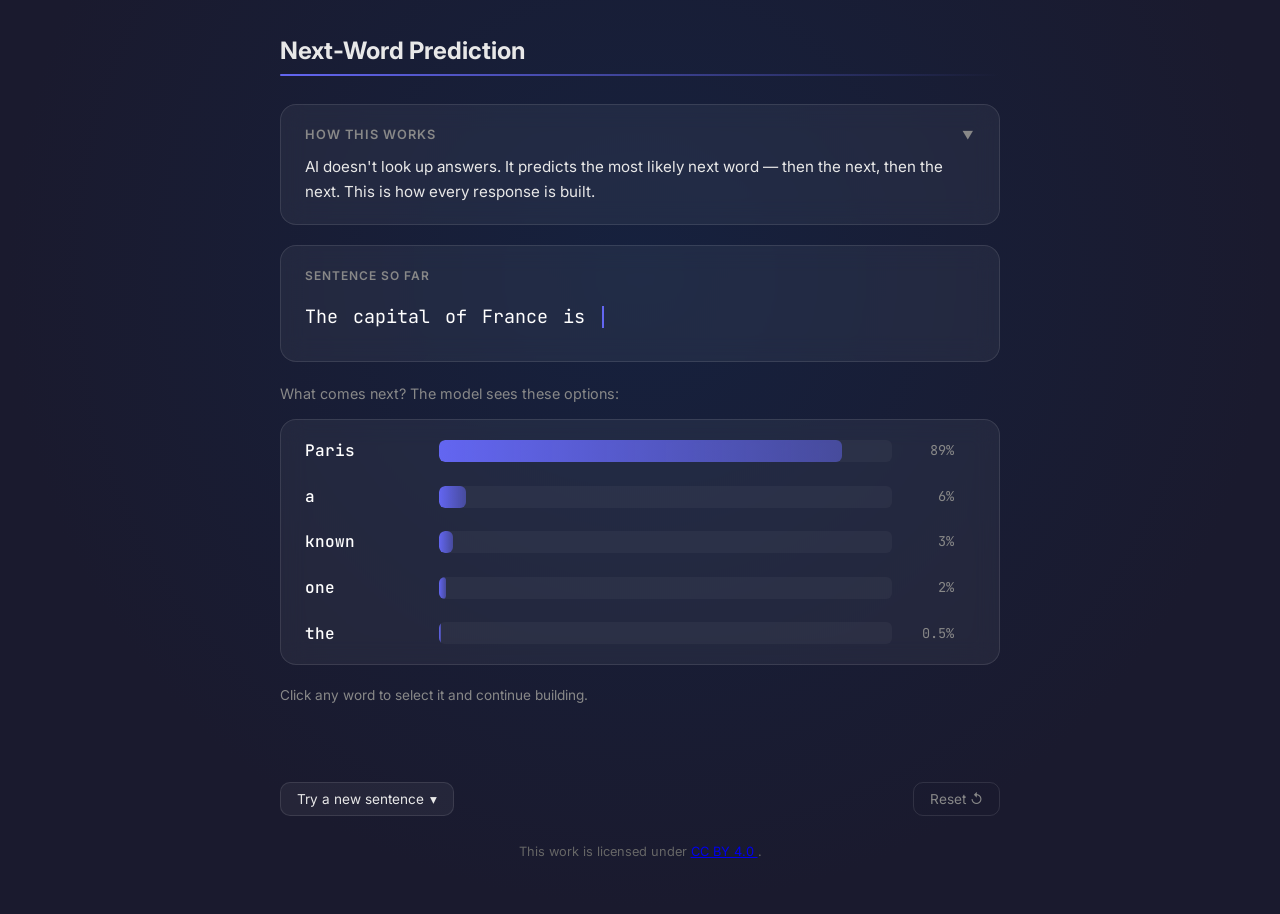
<file: tool-1-next-word-prediction/index.html>
<!doctype html>
<html lang="en">
  <head>
    <meta charset="UTF-8" />
    <meta name="viewport" content="width=device-width, initial-scale=1.0" />
<!--
ATTRIBUTION:

"Next-Word Prediction" by Victor Osondu
https://codepen.io/VictorOsondu/pen/019d9ab6-517a-77e8-9436-0800c8d84ea5

Licensed under CC BY 4.0
https://creativecommons.org/licenses/by/4.0/

To attribute this work, please include the above text and link.
-->
    <title>Next-Word Prediction Simulator</title>
    <link rel="preconnect" href="https://fonts.googleapis.com" />
    <link
      href="https://fonts.googleapis.com/css2?family=Inter:wght@400;500;600;700&family=JetBrains+Mono:wght@400;500&display=swap"
      rel="stylesheet"
    />
    <link rel="license" href="https://creativecommons.org/licenses/by/4.0/" />
    <style>
      *,
      *::before,
      *::after {
        box-sizing: border-box;
        margin: 0;
        padding: 0;
      }

      :root {
        --bg: #1a1a2e;
        --bg-nav: #16213e;
        --surface: rgba(255, 255, 255, 0.05);
        --border: rgba(255, 255, 255, 0.1);
        --accent: #6366f1;
        --accent-glow: rgba(99, 102, 241, 0.3);
        --amber: #f0a500;
        --text: #e8e8e8;
        --heading: #ffffff;
        --muted: #888888;
        --radius: 16px;
        --font: "Inter", system-ui, sans-serif;
        --mono: "JetBrains Mono", "Fira Code", monospace;
      }

      @media (prefers-reduced-motion: reduce) {
        *,
        *::before,
        *::after {
          transition-duration: 0.01ms !important;
          animation-duration: 0.01ms !important;
        }
      }

      html {
        font-size: 16px;
      }

      body {
        font-family: var(--font);
        background: radial-gradient(
          ellipse at 50% 30%,
          var(--bg-nav),
          var(--bg) 70%
        );
        color: var(--text);
        min-height: 100vh;
        display: flex;
        justify-content: center;
        padding: 32px 16px;
        line-height: 1.6;
      }

      .container {
        width: 100%;
        max-width: 720px;
      }

      /* Header */
      .header {
        display: flex;
        justify-content: space-between;
        align-items: center;
        margin-bottom: 4px;
      }
      .header h1 {
        font-size: 1.35rem;
        font-weight: 700;
        color: var(--heading);
      }
      .header .brand {
        font-size: 0.9rem;
        font-weight: 500;
        color: var(--muted);
        letter-spacing: 0.5px;
      }
      .header-line {
        height: 2px;
        background: linear-gradient(90deg, var(--accent), transparent);
        margin-bottom: 28px;
        border-radius: 1px;
      }

      /* Card surfaces */
      .card {
        background: var(--surface);
        border: 1px solid var(--border);
        border-radius: var(--radius);
        padding: 20px 24px;
        margin-bottom: 20px;
        backdrop-filter: blur(12px);
        -webkit-backdrop-filter: blur(12px);
      }

      /* Explainer panel */
      .explainer {
        position: relative;
        cursor: pointer;
      }
      .explainer-toggle {
        display: flex;
        justify-content: space-between;
        align-items: center;
        font-size: 0.8rem;
        font-weight: 600;
        color: var(--muted);
        text-transform: uppercase;
        letter-spacing: 1px;
        margin-bottom: 8px;
        user-select: none;
      }
      .explainer-toggle .chevron {
        transition: transform 0.2s ease-out;
        font-size: 0.7rem;
      }
      .explainer.collapsed .chevron {
        transform: rotate(-90deg);
      }
      .explainer.collapsed .explainer-text {
        display: none;
      }
      .explainer-text {
        font-size: 0.95rem;
        color: var(--text);
        line-height: 1.65;
      }

      .license-info {
        font-size: 0.8rem;
        padding: 20px;
        text-align: center;
        color: #666;
      }
      /* Sentence area */
      .sentence-label {
        font-size: 0.75rem;
        font-weight: 600;
        color: var(--muted);
        text-transform: uppercase;
        letter-spacing: 1px;
        margin-bottom: 8px;
      }
      .sentence-display {
        font-family: var(--mono);
        font-size: 1.15rem;
        color: var(--heading);
        min-height: 48px;
        display: flex;
        flex-wrap: wrap;
        align-items: center;
        gap: 4px;
      }
      .sentence-word {
        display: inline-block;
        transition: color 0.6s ease-out;
      }
      .sentence-word.new {
        color: var(--accent);
      }
      .cursor-blink {
        display: inline-block;
        width: 2px;
        height: 1.2em;
        background: var(--accent);
        margin-left: 2px;
        animation: blink 1s step-end infinite;
        vertical-align: text-bottom;
      }
      @keyframes blink {
        50% {
          opacity: 0;
        }
      }

      /* Candidates prompt */
      .candidates-prompt {
        font-size: 0.9rem;
        color: var(--muted);
        margin-bottom: 14px;
      }

      /* Candidate list */
      .candidates-card {
        padding: 8px 0;
      }
      .candidate-row {
        display: flex;
        align-items: center;
        padding: 10px 24px;
        cursor: pointer;
        border-radius: 10px;
        transition: background 0.2s ease-out;
        opacity: 0;
        transform: translateY(10px);
        position: relative;
      }
      .candidate-row.visible {
        opacity: 1;
        transform: translateY(0);
        transition:
          opacity 0.3s ease-out,
          transform 0.3s ease-out,
          background 0.2s ease-out;
      }
      .candidate-row:hover {
        background: rgba(99, 102, 241, 0.08);
      }
      .candidate-row:focus-visible {
        outline: 2px solid var(--accent);
        outline-offset: -2px;
      }
      .candidate-word {
        font-family: var(--mono);
        font-size: 1rem;
        font-weight: 500;
        color: var(--heading);
        min-width: 120px;
        transition:
          color 0.2s,
          text-shadow 0.2s;
      }
      .candidate-row:hover .candidate-word {
        color: var(--accent);
        text-shadow: 0 0 8px var(--accent-glow);
      }
      .candidate-bar-track {
        flex: 1;
        height: 22px;
        background: rgba(255, 255, 255, 0.04);
        border-radius: 6px;
        overflow: hidden;
        margin: 0 14px;
      }
      .candidate-bar {
        height: 100%;
        background: linear-gradient(
          90deg,
          var(--accent),
          rgba(99, 102, 241, 0.5)
        );
        border-radius: 6px;
        width: 0;
        transition:
          width 0.4s ease-out,
          background 0.2s;
      }
      .candidate-row:hover .candidate-bar {
        background: linear-gradient(
          90deg,
          var(--accent),
          rgba(99, 102, 241, 0.7)
        );
      }
      .candidate-prob {
        font-family: var(--mono);
        font-size: 0.85rem;
        color: var(--muted);
        min-width: 48px;
        text-align: right;
      }
      .candidate-arrow {
        margin-left: 8px;
        color: var(--accent);
        opacity: 0;
        transition: opacity 0.2s;
        font-size: 0.85rem;
      }
      .candidate-row:hover .candidate-arrow {
        opacity: 1;
      }

      /* Insight callout */
      .insight {
        border-left: 3px solid var(--accent);
        border-radius: 0 12px 12px 0;
        padding: 14px 20px;
        background: rgba(99, 102, 241, 0.05);
        font-size: 0.9rem;
        line-height: 1.6;
        color: var(--text);
        opacity: 0;
        transform: translateY(12px);
        transition:
          opacity 0.4s ease-out,
          transform 0.4s ease-out;
        margin-bottom: 4px;
      }
      .insight.visible {
        opacity: 1;
        transform: translateY(0);
      }
      .insight-icon {
        margin-right: 6px;
      }

      /* Bottom controls */
      .controls {
        display: flex;
        justify-content: space-between;
        align-items: center;
        margin-bottom: 6px;
      }
      .dropdown-wrap {
        position: relative;
      }

      .dropdown-btn {
        background: var(--surface);
        border: 1px solid var(--border);
        color: var(--text);
        font-family: var(--font);
        font-size: 0.85rem;
        padding: 8px 16px;
        border-radius: 10px;
        cursor: pointer;
        transition: border-color 0.2s;
        display: flex;
        align-items: center;
        gap: 6px;
      }
      .dropdown-btn:hover {
        border-color: var(--accent);
      }

      .dropdown-menu {
        position: absolute;
        bottom: calc(100% + 6px);
        left: 0;
        background: #1e1e36;
        border: 1px solid var(--border);
        border-radius: 12px;
        padding: 6px;
        min-width: 320px;
        display: none;
        z-index: 10;
        box-shadow: 0 8px 32px rgba(0, 0, 0, 0.4);
      }
      .dropdown-menu.open {
        display: block;
      }
      .dropdown-item {
        padding: 10px 14px;
        border-radius: 8px;
        cursor: pointer;
        font-size: 0.85rem;
        color: var(--text);
        transition: background 0.15s;
        font-family: var(--mono);
      }
      .dropdown-item:hover {
        background: rgba(99, 102, 241, 0.1);
      }
      .dropdown-item.active {
        color: var(--accent);
      }

      .reset-btn {
        background: transparent;
        border: 1px solid var(--border);
        color: var(--muted);
        font-family: var(--font);
        font-size: 0.85rem;
        padding: 8px 16px;
        border-radius: 10px;
        cursor: pointer;
        transition:
          border-color 0.2s,
          color 0.2s;
        display: flex;
        align-items: center;
        gap: 6px;
      }
      .reset-btn:hover {
        border-color: var(--accent);
        color: var(--text);
      }

      /* Footer */
      .footer {
        text-align: right;
        font-size: 0.75rem;
        color: var(--muted);
        margin-top: 8px;
      }
      .footer a {
        color: var(--muted);
        text-decoration: none;
        transition: color 0.2s;
      }
      .footer a:hover {
        color: var(--accent);
      }

      /* Responsive */
      @media (max-width: 540px) {
        body {
          padding: 16px 8px;
        }
        .candidate-word {
          min-width: 80px;
          font-size: 0.9rem;
        }
        .sentence-display {
          font-size: 1rem;
        }
        .header h1 {
          font-size: 1.1rem;
        }
        .dropdown-menu {
          min-width: 260px;
        }
      }
    </style>
  </head>
  <body>
    <div class="container">
      <!-- Header -->
      <div class="header">
        <h2>Next-Word Prediction</h2>
      </div>
      <div class="header-line"></div>

      <!-- Explainer -->
      <div
        class="card explainer"
        id="explainer"
        tabindex="0"
        role="button"
        aria-expanded="true"
        aria-label="Toggle explanation"
      >
        <div class="explainer-toggle">
          <span>How this works</span>
          <span class="chevron">&#9660;</span>
        </div>
        <div class="explainer-text">
          AI doesn't look up answers. It predicts the most likely next word —
          then the next, then the next. This is how every response is built.
        </div>
      </div>

      <!-- Sentence area -->
      <div class="card">
        <div class="sentence-label">Sentence so far</div>
        <div
          class="sentence-display"
          id="sentenceDisplay"
          aria-live="polite"
        ></div>
      </div>

      <!-- Candidates prompt -->
      <div class="candidates-prompt">
        What comes next? The model sees these options:
      </div>

      <!-- Candidate list -->
      <div
        class="card candidates-card"
        id="candidatesCard"
        role="list"
        aria-label="Word candidates"
      ></div>

      <!-- Instruction -->
      <p style="font-size: 0.85rem; color: var(--muted); margin-bottom: 20px">
        Click any word to select it and continue building.
      </p>

      <!-- Insight -->
      <div class="insight" id="insight" role="status" aria-live="polite">
        <span class="insight-icon">&#128161;</span>
        <span id="insightText"></span>
      </div>

      <!-- Controls -->
      <div class="controls">
        <div class="dropdown-wrap">
          <button
            class="dropdown-btn"
            id="dropdownBtn"
            aria-haspopup="true"
            aria-expanded="false"
          >
            Try a new sentence
            <span>&#9662;</span>
          </button>
          <div class="dropdown-menu" id="dropdownMenu" role="menu"></div>
        </div>
        <button class="reset-btn" id="resetBtn" aria-label="Reset sentence">
          Reset &#8634;
        </button>
      </div>

      <footer class="license-info">
        This work is licensed under
        <a
          href="https://creativecommons.org/licenses/by/4.0/"
          target="_blank"
          rel="license noopener noreferrer"
        >
          CC BY 4.0
        </a>
        .
      </footer>
    </div>

    <script>
      // ============================================================
      // DATA: Pre-computed prediction trees
      // ============================================================
      const DATA = [
        {
          id: "france",
          label: "The capital of France is",
          prefix: ["The", "capital", "of", "France", "is"],
          candidates: [
            {
              word: "Paris",
              probability: 0.89,
              next: [
                {
                  word: ",",
                  probability: 0.55,
                  next: [
                    {
                      word: "which",
                      probability: 0.62,
                      next: [
                        {
                          word: "is",
                          probability: 0.78,
                          next: [
                            {
                              word: "known",
                              probability: 0.65,
                              next: [
                                { word: "for", probability: 0.9, next: null }
                              ]
                            },
                            {
                              word: "home",
                              probability: 0.18,
                              next: [
                                { word: "to", probability: 0.92, next: null }
                              ]
                            },
                            { word: "one", probability: 0.1, next: null },
                            { word: "famous", probability: 0.05, next: null },
                            { word: "a", probability: 0.02, next: null }
                          ]
                        },
                        { word: "has", probability: 0.12, next: null },
                        { word: "attracts", probability: 0.06, next: null },
                        { word: "was", probability: 0.03, next: null },
                        { word: "remains", probability: 0.01, next: null }
                      ]
                    },
                    {
                      word: "a",
                      probability: 0.2,
                      next: [
                        { word: "city", probability: 0.72, next: null },
                        { word: "vibrant", probability: 0.14, next: null },
                        { word: "beautiful", probability: 0.08, next: null },
                        { word: "major", probability: 0.04, next: null },
                        { word: "historic", probability: 0.02, next: null }
                      ]
                    },
                    { word: "one", probability: 0.08, next: null },
                    { word: "often", probability: 0.05, next: null },
                    { word: "also", probability: 0.05, next: null }
                  ]
                },
                { word: ".", probability: 0.3, next: null },
                { word: "—", probability: 0.08, next: null },
                { word: "and", probability: 0.05, next: null },
                { word: "which", probability: 0.02, next: null }
              ]
            },
            {
              word: "a",
              probability: 0.06,
              next: [
                {
                  word: "beautiful",
                  probability: 0.4,
                  next: [
                    { word: "city", probability: 0.75, next: null },
                    { word: "and", probability: 0.12, next: null },
                    { word: "place", probability: 0.08, next: null },
                    { word: "European", probability: 0.03, next: null },
                    { word: "historic", probability: 0.02, next: null }
                  ]
                },
                { word: "city", probability: 0.3, next: null },
                { word: "major", probability: 0.15, next: null },
                { word: "well-known", probability: 0.1, next: null },
                { word: "globally", probability: 0.05, next: null }
              ]
            },
            {
              word: "known",
              probability: 0.03,
              next: [
                { word: "worldwide", probability: 0.45, next: null },
                { word: "as", probability: 0.35, next: null },
                { word: "to", probability: 0.12, next: null },
                { word: "for", probability: 0.05, next: null },
                { word: "by", probability: 0.03, next: null }
              ]
            },
            {
              word: "one",
              probability: 0.015,
              next: [
                { word: "of", probability: 0.85, next: null },
                { word: "that", probability: 0.08, next: null },
                { word: "city", probability: 0.04, next: null },
                { word: "word", probability: 0.02, next: null },
                { word: "place", probability: 0.01, next: null }
              ]
            },
            {
              word: "the",
              probability: 0.005,
              next: [
                { word: "most", probability: 0.5, next: null },
                { word: "city", probability: 0.25, next: null },
                { word: "heart", probability: 0.13, next: null },
                { word: "centre", probability: 0.08, next: null },
                { word: "jewel", probability: 0.04, next: null }
              ]
            }
          ]
        },
        {
          id: "story",
          label: "Once upon a time there was a",
          prefix: ["Once", "upon", "a", "time", "there", "was", "a"],
          candidates: [
            {
              word: "young",
              probability: 0.28,
              next: [
                {
                  word: "girl",
                  probability: 0.35,
                  next: [
                    { word: "who", probability: 0.72, next: null },
                    { word: "named", probability: 0.15, next: null },
                    { word: "with", probability: 0.08, next: null },
                    { word: "living", probability: 0.03, next: null },
                    { word: "from", probability: 0.02, next: null }
                  ]
                },
                { word: "boy", probability: 0.3, next: null },
                { word: "prince", probability: 0.18, next: null },
                { word: "woman", probability: 0.1, next: null },
                { word: "man", probability: 0.07, next: null }
              ]
            },
            {
              word: "king",
              probability: 0.22,
              next: [
                { word: "who", probability: 0.55, next: null },
                { word: "named", probability: 0.18, next: null },
                { word: "with", probability: 0.12, next: null },
                { word: "ruling", probability: 0.08, next: null },
                { word: "in", probability: 0.07, next: null }
              ]
            },
            {
              word: "girl",
              probability: 0.18,
              next: [
                { word: "who", probability: 0.6, next: null },
                { word: "named", probability: 0.2, next: null },
                { word: "with", probability: 0.1, next: null },
                { word: "living", probability: 0.06, next: null },
                { word: "from", probability: 0.04, next: null }
              ]
            },
            {
              word: "little",
              probability: 0.17,
              next: [
                { word: "girl", probability: 0.3, next: null },
                { word: "boy", probability: 0.25, next: null },
                { word: "village", probability: 0.2, next: null },
                { word: "rabbit", probability: 0.15, next: null },
                { word: "mouse", probability: 0.1, next: null }
              ]
            },
            {
              word: "brave",
              probability: 0.15,
              next: [
                { word: "knight", probability: 0.4, next: null },
                { word: "warrior", probability: 0.25, next: null },
                { word: "young", probability: 0.18, next: null },
                { word: "princess", probability: 0.1, next: null },
                { word: "girl", probability: 0.07, next: null }
              ]
            }
          ]
        },
        {
          id: "learnai",
          label: "The best way to learn AI is",
          prefix: ["The", "best", "way", "to", "learn", "AI", "is"],
          candidates: [
            {
              word: "by",
              probability: 0.35,
              next: [
                {
                  word: "doing",
                  probability: 0.5,
                  next: [
                    { word: "—", probability: 0.4, next: null },
                    { word: ".", probability: 0.3, next: null },
                    { word: "it", probability: 0.15, next: null },
                    { word: "projects", probability: 0.1, next: null },
                    { word: "hands-on", probability: 0.05, next: null }
                  ]
                },
                { word: "building", probability: 0.22, next: null },
                { word: "using", probability: 0.15, next: null },
                { word: "experimenting", probability: 0.08, next: null },
                { word: "starting", probability: 0.05, next: null }
              ]
            },
            {
              word: "to",
              probability: 0.3,
              next: [
                { word: "start", probability: 0.42, next: null },
                { word: "use", probability: 0.28, next: null },
                { word: "practice", probability: 0.15, next: null },
                { word: "experiment", probability: 0.1, next: null },
                { word: "build", probability: 0.05, next: null }
              ]
            },
            {
              word: "through",
              probability: 0.18,
              next: [
                { word: "hands-on", probability: 0.45, next: null },
                { word: "practice", probability: 0.3, next: null },
                { word: "real", probability: 0.13, next: null },
                { word: "projects", probability: 0.08, next: null },
                { word: "experimentation", probability: 0.04, next: null }
              ]
            },
            {
              word: "practice",
              probability: 0.1,
              next: [
                { word: ".", probability: 0.55, next: null },
                { word: "—", probability: 0.2, next: null },
                { word: ",", probability: 0.15, next: null },
                { word: "and", probability: 0.07, next: null },
                { word: "with", probability: 0.03, next: null }
              ]
            },
            {
              word: "a",
              probability: 0.07,
              next: [
                { word: "combination", probability: 0.35, next: null },
                { word: "hands-on", probability: 0.28, next: null },
                { word: "structured", probability: 0.2, next: null },
                { word: "practical", probability: 0.12, next: null },
                { word: "mix", probability: 0.05, next: null }
              ]
            }
          ]
        },
        {
          id: "email",
          label: "In a formal email you should",
          prefix: ["In", "a", "formal", "email", "you", "should"],
          candidates: [
            {
              word: "always",
              probability: 0.32,
              next: [
                {
                  word: "use",
                  probability: 0.4,
                  next: [
                    { word: "a", probability: 0.55, next: null },
                    { word: "proper", probability: 0.22, next: null },
                    { word: "clear", probability: 0.13, next: null },
                    { word: "professional", probability: 0.07, next: null },
                    { word: "appropriate", probability: 0.03, next: null }
                  ]
                },
                { word: "include", probability: 0.25, next: null },
                { word: "begin", probability: 0.18, next: null },
                { word: "address", probability: 0.1, next: null },
                { word: "maintain", probability: 0.07, next: null }
              ]
            },
            {
              word: "use",
              probability: 0.25,
              next: [
                { word: "a", probability: 0.45, next: null },
                { word: "professional", probability: 0.25, next: null },
                { word: "clear", probability: 0.15, next: null },
                { word: "proper", probability: 0.1, next: null },
                { word: "polite", probability: 0.05, next: null }
              ]
            },
            {
              word: "begin",
              probability: 0.18,
              next: [
                { word: "with", probability: 0.7, next: null },
                { word: "by", probability: 0.2, next: null },
                { word: "your", probability: 0.05, next: null },
                { word: "the", probability: 0.03, next: null },
                { word: "using", probability: 0.02, next: null }
              ]
            },
            {
              word: "keep",
              probability: 0.15,
              next: [
                { word: "the", probability: 0.4, next: null },
                { word: "your", probability: 0.3, next: null },
                { word: "it", probability: 0.2, next: null },
                { word: "a", probability: 0.07, next: null },
                { word: "things", probability: 0.03, next: null }
              ]
            },
            {
              word: "avoid",
              probability: 0.1,
              next: [
                { word: "using", probability: 0.45, next: null },
                { word: "slang", probability: 0.25, next: null },
                { word: "informal", probability: 0.15, next: null },
                { word: "overly", probability: 0.1, next: null },
                { word: "casual", probability: 0.05, next: null }
              ]
            }
          ]
        },
        {
          id: "meaning",
          label: "The meaning of life is",
          prefix: ["The", "meaning", "of", "life", "is"],
          candidates: [
            {
              word: "a",
              probability: 0.24,
              next: [
                {
                  word: "question",
                  probability: 0.35,
                  next: [
                    { word: "that", probability: 0.65, next: null },
                    { word: "philosophers", probability: 0.18, next: null },
                    { word: "every", probability: 0.1, next: null },
                    { word: "as", probability: 0.05, next: null },
                    { word: "worth", probability: 0.02, next: null }
                  ]
                },
                { word: "deeply", probability: 0.25, next: null },
                { word: "personal", probability: 0.2, next: null },
                { word: "topic", probability: 0.12, next: null },
                { word: "matter", probability: 0.08, next: null }
              ]
            },
            {
              word: "to",
              probability: 0.22,
              next: [
                { word: "find", probability: 0.35, next: null },
                { word: "live", probability: 0.25, next: null },
                { word: "love", probability: 0.18, next: null },
                { word: "create", probability: 0.12, next: null },
                { word: "serve", probability: 0.1, next: null }
              ]
            },
            {
              word: "different",
              probability: 0.18,
              next: [
                { word: "for", probability: 0.7, next: null },
                { word: "depending", probability: 0.15, next: null },
                { word: "things", probability: 0.08, next: null },
                { word: "across", probability: 0.05, next: null },
                { word: "—", probability: 0.02, next: null }
              ]
            },
            {
              word: "something",
              probability: 0.2,
              next: [
                { word: "that", probability: 0.4, next: null },
                { word: "each", probability: 0.25, next: null },
                { word: "deeply", probability: 0.18, next: null },
                { word: "personal", probability: 0.12, next: null },
                { word: "we", probability: 0.05, next: null }
              ]
            },
            {
              word: "subjective",
              probability: 0.16,
              next: [
                { word: "—", probability: 0.35, next: null },
                { word: ".", probability: 0.25, next: null },
                { word: ",", probability: 0.2, next: null },
                { word: "and", probability: 0.12, next: null },
                { word: "but", probability: 0.08, next: null }
              ]
            }
          ]
        },
        {
          id: "recipe",
          label: "My favourite recipe for",
          prefix: ["My", "favourite", "recipe", "for"],
          candidates: [
            {
              word: "chocolate",
              probability: 0.2,
              next: [
                {
                  word: "cake",
                  probability: 0.45,
                  next: [
                    { word: "is", probability: 0.6, next: null },
                    { word: "involves", probability: 0.18, next: null },
                    { word: "uses", probability: 0.12, next: null },
                    { word: "requires", probability: 0.06, next: null },
                    { word: "starts", probability: 0.04, next: null }
                  ]
                },
                { word: "chip", probability: 0.3, next: null },
                { word: "brownies", probability: 0.13, next: null },
                { word: "mousse", probability: 0.08, next: null },
                { word: "cookies", probability: 0.04, next: null }
              ]
            },
            {
              word: "pasta",
              probability: 0.19,
              next: [
                { word: "is", probability: 0.5, next: null },
                { word: "involves", probability: 0.2, next: null },
                { word: "uses", probability: 0.15, next: null },
                { word: "starts", probability: 0.1, next: null },
                { word: "requires", probability: 0.05, next: null }
              ]
            },
            {
              word: "chicken",
              probability: 0.18,
              next: [
                { word: "is", probability: 0.4, next: null },
                { word: "involves", probability: 0.22, next: null },
                { word: "uses", probability: 0.18, next: null },
                { word: "stir-fry", probability: 0.12, next: null },
                { word: "soup", probability: 0.08, next: null }
              ]
            },
            {
              word: "a",
              probability: 0.22,
              next: [
                { word: "simple", probability: 0.35, next: null },
                { word: "quick", probability: 0.25, next: null },
                { word: "hearty", probability: 0.18, next: null },
                { word: "classic", probability: 0.14, next: null },
                { word: "homemade", probability: 0.08, next: null }
              ]
            },
            {
              word: "banana",
              probability: 0.21,
              next: [
                { word: "bread", probability: 0.65, next: null },
                { word: "pancakes", probability: 0.18, next: null },
                { word: "smoothie", probability: 0.1, next: null },
                { word: "cake", probability: 0.05, next: null },
                { word: "pudding", probability: 0.02, next: null }
              ]
            }
          ]
        }
      ];

      // ============================================================
      // STATE
      // ============================================================
      let currentDataIndex = 0;
      let sentenceWords = [];
      let currentNode = null;
      let selectionCount = 0;
      let lowProbSelected = false;
      let highProbSelected = false;
      let insightShown = { generic: false, creative: false, cumulative: false };

      // ============================================================
      // DOM REFS
      // ============================================================
      const sentenceDisplay = document.getElementById("sentenceDisplay");
      const candidatesCard = document.getElementById("candidatesCard");
      const insightEl = document.getElementById("insight");
      const insightText = document.getElementById("insightText");
      const dropdownBtn = document.getElementById("dropdownBtn");
      const dropdownMenu = document.getElementById("dropdownMenu");
      const resetBtn = document.getElementById("resetBtn");
      const explainer = document.getElementById("explainer");

      // ============================================================
      // EXPLAINER TOGGLE
      // ============================================================
      explainer.addEventListener("click", () => {
        explainer.classList.toggle("collapsed");
        explainer.setAttribute(
          "aria-expanded",
          !explainer.classList.contains("collapsed")
        );
      });
      explainer.addEventListener("keydown", (e) => {
        if (e.key === "Enter" || e.key === " ") {
          e.preventDefault();
          explainer.click();
        }
      });

      // ============================================================
      // DROPDOWN
      // ============================================================
      function buildDropdown() {
        dropdownMenu.innerHTML = "";
        DATA.forEach((d, i) => {
          const item = document.createElement("div");
          item.className =
            "dropdown-item" + (i === currentDataIndex ? " active" : "");
          item.textContent = '"' + d.label + '"';
          item.setAttribute("role", "menuitem");
          item.tabIndex = 0;
          item.addEventListener("click", () => {
            currentDataIndex = i;
            closeDropdown();
            resetAll();
          });
          item.addEventListener("keydown", (e) => {
            if (e.key === "Enter") {
              e.preventDefault();
              item.click();
            }
          });
          dropdownMenu.appendChild(item);
        });
      }

      function toggleDropdown() {
        const open = dropdownMenu.classList.toggle("open");
        dropdownBtn.setAttribute("aria-expanded", open);
      }
      function closeDropdown() {
        dropdownMenu.classList.remove("open");
        dropdownBtn.setAttribute("aria-expanded", "false");
      }

      dropdownBtn.addEventListener("click", (e) => {
        e.stopPropagation();
        toggleDropdown();
      });
      document.addEventListener("click", closeDropdown);

      // ============================================================
      // RENDER
      // ============================================================
      function renderSentence() {
        sentenceDisplay.innerHTML = "";
        sentenceWords.forEach((w, i) => {
          const span = document.createElement("span");
          span.className = "sentence-word";
          span.textContent = w + "\u00A0";
          if (i >= DATA[currentDataIndex].prefix.length) {
            if (i === sentenceWords.length - 1) {
              span.classList.add("new");
              setTimeout(() => span.classList.remove("new"), 600);
            }
          }
          sentenceDisplay.appendChild(span);
        });

        const cursor = document.createElement("span");
        cursor.className = "cursor-blink";
        cursor.setAttribute("aria-hidden", "true");
        sentenceDisplay.appendChild(cursor);
      }

      function renderCandidates(candidates) {
        candidatesCard.innerHTML = "";
        if (!candidates || candidates.length === 0) {
          const end = document.createElement("div");
          end.style.cssText =
            "padding:16px 24px;color:var(--muted);font-size:0.9rem;";
          end.textContent =
            "End of prediction tree reached. Try another sentence or reset.";
          candidatesCard.appendChild(end);
          return;
        }

        candidates.forEach((c, i) => {
          const row = document.createElement("div");
          row.className = "candidate-row";
          row.setAttribute("role", "listitem");
          row.tabIndex = 0;
          row.innerHTML = `
      <span class="candidate-word">${escapeHtml(c.word)}</span>
      <div class="candidate-bar-track"><div class="candidate-bar" data-prob="${c.probability}"></div></div>
      <span class="candidate-prob">${(c.probability * 100).toFixed(c.probability < 0.01 ? 1 : 0)}%</span>
      <span class="candidate-arrow" aria-hidden="true">&#8592;</span>
    `;
          row.addEventListener("click", () => selectWord(c));
          row.addEventListener("keydown", (e) => {
            if (e.key === "Enter" || e.key === " ") {
              e.preventDefault();
              selectWord(c);
            }
          });
          candidatesCard.appendChild(row);

          setTimeout(
            () => {
              row.classList.add("visible");
              row.querySelector(".candidate-bar").style.width =
                c.probability * 100 + "%";
            },
            50 + i * 50
          );
        });
      }

      function selectWord(candidate) {
        selectionCount++;
        sentenceWords.push(candidate.word);

        if (candidate.probability >= 0.5) highProbSelected = true;
        if (candidate.probability < 0.15) lowProbSelected = true;

        renderSentence();

        if (candidate.next) {
          renderCandidates(candidate.next);
        } else {
          renderCandidates(null);
        }

        showContextualInsight(candidate);
      }

      function showContextualInsight(candidate) {
        if (selectionCount >= 5 && !insightShown.cumulative) {
          insightShown.cumulative = true;
          showInsight(
            "Every word you see was chosen this way — one at a time. An entire paragraph, an entire essay, is built through thousands of these tiny predictions."
          );
        } else if (
          candidate.probability >= 0.5 &&
          !insightShown.generic &&
          selectionCount <= 3
        ) {
          insightShown.generic = true;
          showInsight(
            "The model picked the most common pattern. This is why AI output can feel generic — it defaults to what's statistically safest."
          );
        } else if (candidate.probability < 0.15 && !insightShown.creative) {
          insightShown.creative = true;
          showInsight(
            "You chose an unusual path. When the model picks less probable words, the output becomes more creative — but also less predictable. This is what the 'temperature' setting controls."
          );
        }
      }

      function showInsight(text) {
        insightText.textContent = text;
        insightEl.classList.remove("visible");
        void insightEl.offsetWidth;
        insightEl.classList.add("visible");
      }

      function hideInsight() {
        insightEl.classList.remove("visible");
      }

      function resetAll() {
        const data = DATA[currentDataIndex];
        sentenceWords = [...data.prefix];
        currentNode = data;
        selectionCount = 0;
        lowProbSelected = false;
        highProbSelected = false;
        insightShown = { generic: false, creative: false, cumulative: false };
        hideInsight();
        renderSentence();
        renderCandidates(data.candidates);
        buildDropdown();
      }

      function escapeHtml(s) {
        const d = document.createElement("div");
        d.textContent = s;
        return d.innerHTML;
      }

      // ============================================================
      // RESET
      // ============================================================
      resetBtn.addEventListener("click", resetAll);

      // ============================================================
      // INIT
      // ============================================================
      buildDropdown();
      resetAll();
    </script>
  </body>
</html>
</file>
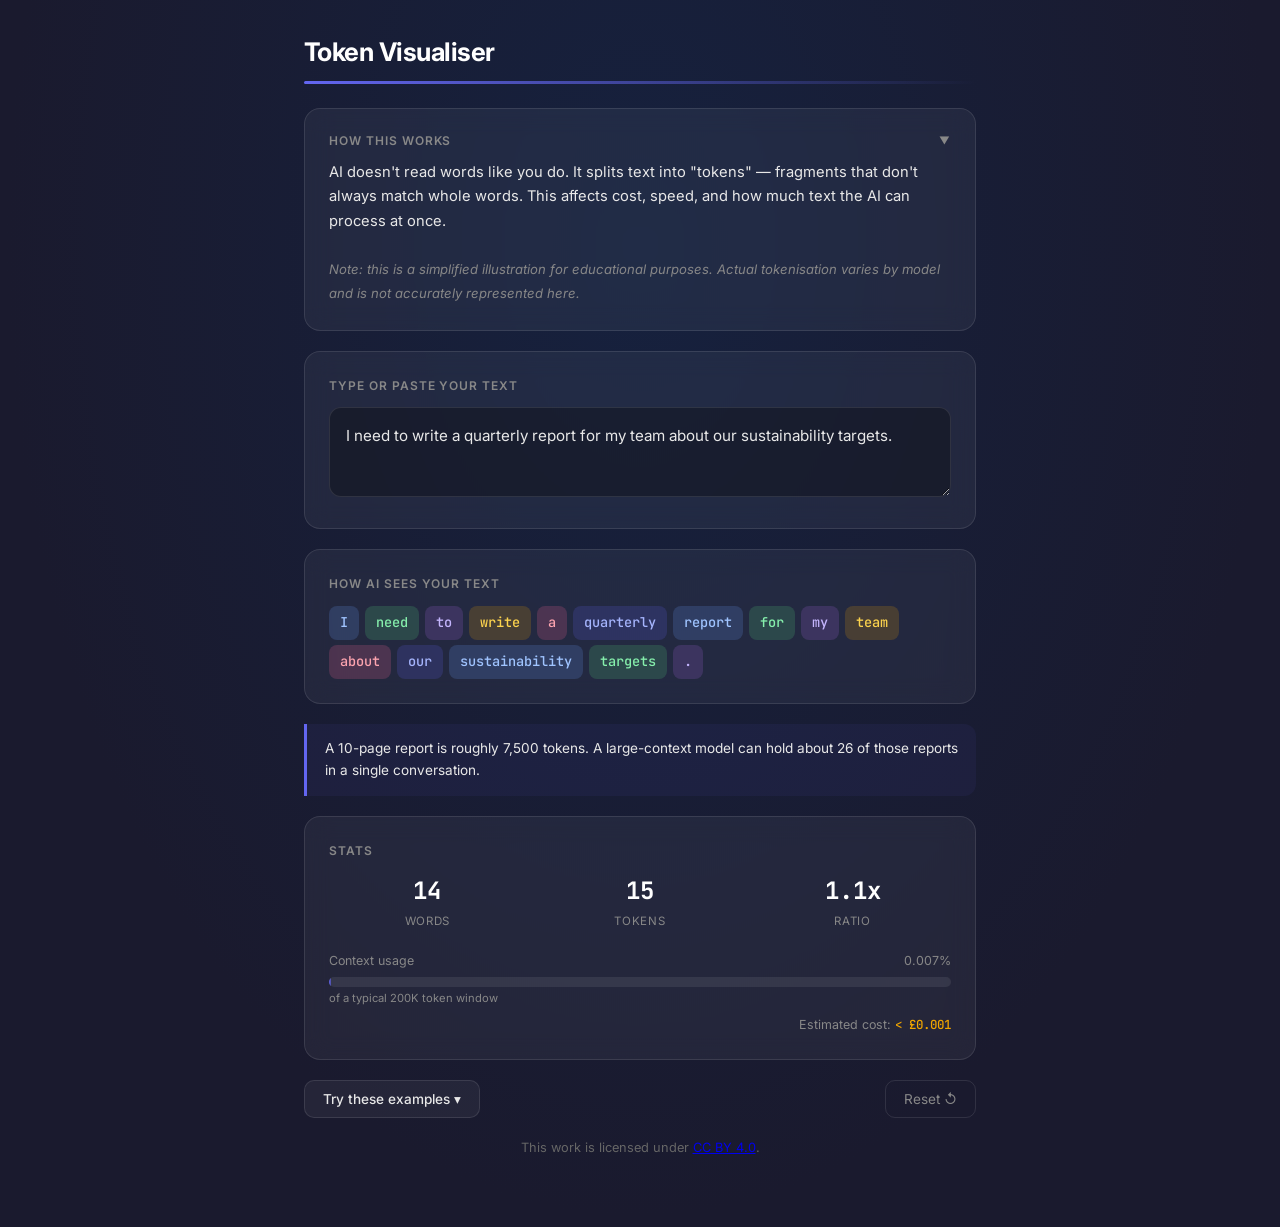
<file: tool-2-token-visualiser/index.html>
<!DOCTYPE html>
<html lang="en">
<head>
<meta charset="UTF-8">
<meta name="viewport" content="width=device-width, initial-scale=1.0">
<!--
ATTRIBUTION:

"Token Visualiser" by Victor Osondu

Licensed under CC BY 4.0
https://creativecommons.org/licenses/by/4.0/

To attribute this work, please include the above text and link.
-->
<title>Token Visualiser</title>
<link href="https://fonts.googleapis.com/css2?family=Inter:wght@400;500;600;700&family=JetBrains+Mono:wght@400;500&display=swap" rel="stylesheet">
<link rel="license" href="https://creativecommons.org/licenses/by/4.0/" />
<style>
*, *::before, *::after { box-sizing: border-box; margin: 0; padding: 0; }

:root {
  --bg: #1a1a2e;
  --bg-nav: #16213e;
  --surface: rgba(255,255,255,0.05);
  --border: rgba(255,255,255,0.1);
  --accent: #6366f1;
  --accent-glow: rgba(99,102,241,0.3);
  --amber: #f0a500;
  --text: #e8e8e8;
  --heading: #ffffff;
  --muted: #888888;
  --radius: 16px;
  --font: "Inter", system-ui, sans-serif;
  --mono: "JetBrains Mono", "Fira Code", monospace;
}

@media (prefers-reduced-motion: reduce) {
  *, *::before, *::after { animation-duration: 0.01ms !important; transition-duration: 0.01ms !important; }
}

body {
  font-family: var(--font);
  background: var(--bg);
  background-image: radial-gradient(ellipse at 50% 20%, var(--bg-nav) 0%, var(--bg) 70%);
  color: var(--text);
  min-height: 100vh;
  line-height: 1.6;
  -webkit-font-smoothing: antialiased;
}

.container {
  max-width: 720px;
  margin: 0 auto;
  padding: 32px 24px 48px;
}

/* Header */
.header {
  margin-bottom: 8px;
}
.header h2 {
  font-size: 1.6rem;
  font-weight: 700;
  color: var(--heading);
  letter-spacing: -0.02em;
}
.header-accent {
  height: 3px;
  background: linear-gradient(90deg, var(--accent), transparent);
  border-radius: 2px;
  margin-top: 8px;
  margin-bottom: 24px;
}

/* Card */
.card {
  background: var(--surface);
  border: 1px solid var(--border);
  border-radius: var(--radius);
  backdrop-filter: blur(12px);
  -webkit-backdrop-filter: blur(12px);
  padding: 24px;
  margin-bottom: 20px;
}
.card-label {
  font-size: 0.75rem;
  font-weight: 600;
  text-transform: uppercase;
  letter-spacing: 0.08em;
  color: var(--muted);
  margin-bottom: 12px;
}

/* Explainer */
.explainer {
  position: relative;
}
.explainer-toggle {
  display: flex;
  align-items: center;
  justify-content: space-between;
  cursor: pointer;
  background: none;
  border: none;
  color: var(--muted);
  font-family: var(--font);
  font-size: 0.75rem;
  font-weight: 600;
  text-transform: uppercase;
  letter-spacing: 0.08em;
  width: 100%;
  padding: 0;
  margin-bottom: 12px;
}
.explainer-toggle:hover { color: var(--text); }
.explainer-toggle:focus-visible { outline: 2px solid var(--accent); outline-offset: 2px; border-radius: 4px; }
.explainer-arrow {
  transition: transform 0.3s ease-out;
  font-size: 0.65rem;
}
.explainer.collapsed .explainer-arrow { transform: rotate(-90deg); }
.explainer-body {
  color: var(--text);
  font-size: 0.92rem;
  line-height: 1.65;
  overflow: hidden;
  max-height: 200px;
  transition: max-height 0.3s ease-out, opacity 0.3s ease-out;
  opacity: 1;
}
.explainer.collapsed .explainer-body {
  max-height: 0;
  opacity: 0;
}

/* Textarea */
.text-input {
  width: 100%;
  min-height: 90px;
  background: rgba(0,0,0,0.3);
  border: 1px solid var(--border);
  border-radius: 12px;
  color: var(--text);
  font-family: var(--font);
  font-size: 0.95rem;
  padding: 16px;
  resize: vertical;
  line-height: 1.6;
  transition: border-color 0.2s ease-out;
}
.text-input:focus {
  outline: none;
  border-color: var(--accent);
  box-shadow: 0 0 0 3px var(--accent-glow);
}
.text-input::placeholder { color: rgba(255,255,255,0.25); }

/* Token display */
.token-display {
  display: flex;
  flex-wrap: wrap;
  gap: 6px;
  min-height: 42px;
  align-items: center;
}
.token-pill {
  display: inline-flex;
  align-items: center;
  font-family: var(--mono);
  font-size: 0.85rem;
  font-weight: 500;
  padding: 5px 10px;
  border-radius: 8px;
  border: 1px solid transparent;
  cursor: default;
  position: relative;
  animation: tokenAppear 0.2s ease-out both;
  transition: border-color 0.15s ease-out, box-shadow 0.15s ease-out;
}
.token-pill:hover {
  border-color: rgba(255,255,255,0.4);
  box-shadow: 0 0 8px rgba(255,255,255,0.1);
  z-index: 2;
}
.token-pill:focus-visible {
  outline: 2px solid var(--accent);
  outline-offset: 1px;
}

/* Token colours */
.token-c0 { background: rgba(100,149,237,0.2); color: #a0c4ff; }
.token-c1 { background: rgba(80,200,120,0.2); color: #86efac; }
.token-c2 { background: rgba(160,100,220,0.2); color: #c4b5fd; }
.token-c3 { background: rgba(240,165,0,0.18); color: #fcd34d; }
.token-c4 { background: rgba(240,100,150,0.2); color: #fda4af; }
.token-c5 { background: rgba(99,102,241,0.18); color: #a5b4fc; }

@keyframes tokenAppear {
  from { opacity: 0; transform: scale(0.8); }
  to { opacity: 1; transform: scale(1); }
}

/* Token tooltip */
.token-tooltip {
  position: absolute;
  bottom: calc(100% + 8px);
  left: 50%;
  transform: translateX(-50%);
  background: #1e1e3a;
  border: 1px solid var(--border);
  border-radius: 10px;
  padding: 10px 14px;
  font-family: var(--font);
  font-size: 0.78rem;
  color: var(--text);
  white-space: nowrap;
  pointer-events: none;
  opacity: 0;
  transition: opacity 0.15s ease-out;
  z-index: 10;
  box-shadow: 0 4px 20px rgba(0,0,0,0.4);
}
.token-tooltip::after {
  content: '';
  position: absolute;
  top: 100%;
  left: 50%;
  transform: translateX(-50%);
  border: 6px solid transparent;
  border-top-color: #1e1e3a;
}
.token-pill:hover .token-tooltip { opacity: 1; }
.token-tooltip .tt-row { display: flex; justify-content: space-between; gap: 16px; }
.token-tooltip .tt-label { color: var(--muted); }
.token-tooltip .tt-value { color: var(--accent); font-family: var(--mono); font-weight: 500; }

/* Split word connector */
.word-group {
  display: inline-flex;
  align-items: center;
  gap: 0;
  position: relative;
}
.word-group .token-pill { border-radius: 8px; }
.split-connector {
  width: 8px;
  height: 2px;
  background: repeating-linear-gradient(90deg, var(--muted) 0 3px, transparent 3px 6px);
  flex-shrink: 0;
  opacity: 0;
  animation: connectorDraw 0.2s ease-out 0.15s forwards;
}
@keyframes connectorDraw {
  to { opacity: 0.6; }
}

/* Stats */
.stats-grid {
  display: grid;
  grid-template-columns: repeat(3, 1fr);
  gap: 16px;
  margin-bottom: 20px;
}
.stat-item {
  text-align: center;
}
.stat-value {
  font-size: 1.5rem;
  font-weight: 700;
  color: var(--heading);
  font-family: var(--mono);
  font-variant-numeric: tabular-nums;
}
.stat-label {
  font-size: 0.72rem;
  color: var(--muted);
  text-transform: uppercase;
  letter-spacing: 0.06em;
  margin-top: 2px;
}

/* Context bar */
.context-bar-wrap {
  margin-bottom: 8px;
}
.context-bar-label {
  display: flex;
  justify-content: space-between;
  font-size: 0.78rem;
  color: var(--muted);
  margin-bottom: 6px;
}
.context-bar-track {
  height: 10px;
  background: rgba(255,255,255,0.08);
  border-radius: 5px;
  overflow: hidden;
}
.context-bar-fill {
  height: 100%;
  background: linear-gradient(90deg, var(--accent), rgba(99,102,241,0.5));
  border-radius: 5px;
  transition: width 0.4s ease-out;
  min-width: 2px;
}
.cost-line {
  font-size: 0.78rem;
  color: var(--muted);
  margin-top: 8px;
  text-align: right;
}
.cost-line span {
  color: var(--amber);
  font-family: var(--mono);
  font-weight: 500;
}

/* Insight callout */
.insight {
  background: rgba(99,102,241,0.06);
  border-left: 3px solid var(--accent);
  border-radius: 0 12px 12px 0;
  padding: 14px 18px;
  font-size: 0.85rem;
  line-height: 1.6;
  color: var(--text);
  margin-bottom: 20px;
  animation: insightFade 0.3s ease-out;
}
@keyframes insightFade {
  from { opacity: 0; transform: translateY(6px); }
  to { opacity: 1; transform: translateY(0); }
}

/* Bottom bar */
.bottom-bar {
  display: flex;
  justify-content: space-between;
  align-items: center;
  flex-wrap: wrap;
  gap: 12px;
}

/* Examples dropdown */
.examples-wrap {
  position: relative;
}
.examples-btn {
  background: var(--surface);
  border: 1px solid var(--border);
  border-radius: 10px;
  color: var(--text);
  font-family: var(--font);
  font-size: 0.85rem;
  font-weight: 500;
  padding: 10px 18px;
  cursor: pointer;
  transition: border-color 0.2s ease-out, background 0.2s ease-out;
}
.examples-btn:hover {
  border-color: var(--accent);
  background: rgba(99,102,241,0.08);
}
.examples-btn:focus-visible { outline: 2px solid var(--accent); outline-offset: 2px; }
.examples-menu {
  position: absolute;
  bottom: calc(100% + 8px);
  left: 0;
  background: #1e1e3a;
  border: 1px solid var(--border);
  border-radius: 12px;
  padding: 6px 0;
  min-width: 320px;
  box-shadow: 0 8px 32px rgba(0,0,0,0.5);
  z-index: 20;
  display: none;
}
.examples-menu.open { display: block; }
.examples-menu button {
  display: block;
  width: 100%;
  text-align: left;
  background: none;
  border: none;
  color: var(--text);
  font-family: var(--mono);
  font-size: 0.8rem;
  padding: 10px 18px;
  cursor: pointer;
  transition: background 0.15s;
  white-space: nowrap;
  overflow: hidden;
  text-overflow: ellipsis;
}
.examples-menu button:hover {
  background: rgba(99,102,241,0.1);
}
.examples-menu button:focus-visible {
  outline: 2px solid var(--accent);
  outline-offset: -2px;
}

/* Reset */
.reset-btn {
  background: none;
  border: 1px solid var(--border);
  border-radius: 10px;
  color: var(--muted);
  font-family: var(--font);
  font-size: 0.85rem;
  padding: 10px 18px;
  cursor: pointer;
  transition: color 0.2s ease-out, border-color 0.2s ease-out;
}
.reset-btn:hover {
  color: var(--text);
  border-color: rgba(255,255,255,0.3);
}
.reset-btn:focus-visible { outline: 2px solid var(--accent); outline-offset: 2px; }

.license-info {
  font-size: 0.8rem;
  padding: 20px;
  text-align: center;
  color: #666;
}

/* Responsive */
@media (max-width: 520px) {
  .container { padding: 20px 14px 32px; }
  .stats-grid { grid-template-columns: 1fr; gap: 10px; }
  .stat-item { display: flex; justify-content: space-between; align-items: center; text-align: left; }
  .stat-value { font-size: 1.2rem; }
  .examples-menu { min-width: 260px; }
  .bottom-bar { flex-direction: column; align-items: stretch; }
}
</style>
</head>
<body>
<div class="container">
  <!-- Header -->
  <header class="header">
    <h2>Token Visualiser</h2>
    <div class="header-accent"></div>
  </header>

  <!-- Explainer -->
  <div class="card explainer" id="explainer">
    <button class="explainer-toggle" id="explainerToggle" aria-expanded="true" aria-controls="explainerBody">
      <span>How this works</span>
      <span class="explainer-arrow">&#9660;</span>
    </button>
    <div class="explainer-body" id="explainerBody">
      AI doesn't read words like you do. It splits text into "tokens" &mdash; fragments that don't always match whole words. This affects cost, speed, and how much text the AI can process at once.
      <br><br>
      <em style="font-size:0.82rem;color:var(--muted);">Note: this is a simplified illustration for educational purposes. Actual tokenisation varies by model and is not accurately represented here.</em>
    </div>
  </div>

  <!-- Input -->
  <div class="card">
    <div class="card-label">Type or paste your text</div>
    <textarea class="text-input" id="textInput" placeholder="Start typing or pick an example below..." spellcheck="false" aria-label="Text to tokenise">I need to write a quarterly report for my team about our sustainability targets.</textarea>
  </div>

  <!-- Token display -->
  <div class="card">
    <div class="card-label">How AI sees your text</div>
    <div class="token-display" id="tokenDisplay" role="region" aria-live="polite" aria-label="Tokenised output"></div>
  </div>

  <!-- Insight callout -->
  <div id="insightArea"></div>

  <!-- Stats -->
  <div class="card">
    <div class="card-label">Stats</div>
    <div class="stats-grid">
      <div class="stat-item">
        <div class="stat-value" id="wordCount">0</div>
        <div class="stat-label">Words</div>
      </div>
      <div class="stat-item">
        <div class="stat-value" id="tokenCount">0</div>
        <div class="stat-label">Tokens</div>
      </div>
      <div class="stat-item">
        <div class="stat-value" id="ratioValue">0x</div>
        <div class="stat-label">Ratio</div>
      </div>
    </div>
    <div class="context-bar-wrap">
      <div class="context-bar-label">
        <span>Context usage</span>
        <span id="contextPct">0%</span>
      </div>
      <div class="context-bar-track">
        <div class="context-bar-fill" id="contextFill" style="width:0%"></div>
      </div>
      <div style="font-size:0.7rem;color:var(--muted);margin-top:3px;">of a typical 200K token window</div>
    </div>
    <div class="cost-line">Estimated cost: <span id="costValue">&lt; &pound;0.001</span></div>
  </div>

  <!-- Bottom bar -->
  <div class="bottom-bar">
    <div class="examples-wrap">
      <button class="examples-btn" id="examplesBtn" aria-haspopup="true" aria-expanded="false">Try these examples &#9662;</button>
      <div class="examples-menu" id="examplesMenu" role="menu">
        <button role="menuitem" data-text="Hello world">Hello world</button>
        <button role="menuitem" data-text="Artificial intelligence is transforming">Artificial intelligence is transforming</button>
        <button role="menuitem" data-text="My email is hello@example.com">My email is hello@example.com</button>
        <button role="menuitem" data-text="The price is £1,250.99">The price is &pound;1,250.99</button>
        <button role="menuitem" data-text="Антон работает в Лондоне">&#1040;&#1085;&#1090;&#1086;&#1085; &#1088;&#1072;&#1073;&#1086;&#1090;&#1072;&#1077;&#1090; &#1074; &#1051;&#1086;&#1085;&#1076;&#1086;&#1085;&#1077;</button>
        <button role="menuitem" data-text="Supercalifragilisticexpialidocious">Supercalifragilisticexpialidocious</button>
      </div>
    </div>
    <button class="reset-btn" id="resetBtn">Reset &#8634;</button>
  </div>

  <!-- Footer -->
  <footer class="license-info">
    This work is licensed under
    <a href="https://creativecommons.org/licenses/by/4.0/" target="_blank" rel="license noopener noreferrer">CC BY 4.0</a>.
  </footer>
</div>

<script>
(function() {
  'use strict';

  // ── Tokeniser vocabulary ──────────────────────────────────
  // Common whole words that stay intact
  const WHOLE_WORDS = new Set([
    'i','a','the','is','am','are','was','were','be','been','being',
    'have','has','had','do','does','did','will','would','could','should',
    'shall','may','might','can','must','need','dare',
    'and','or','but','if','then','else','when','while','for','to','from',
    'in','on','at','by','with','about','of','up','out','off','over',
    'into','onto','upon','after','before','between','through','during',
    'without','within','along','across','behind','beyond','until',
    'not','no','nor','so','yet','both','each','few','more','most',
    'other','some','such','than','too','very','just','also',
    'it','he','she','we','they','me','him','her','us','them',
    'my','your','his','its','our','their','mine','yours','ours','theirs',
    'this','that','these','those','what','which','who','whom','whose',
    'where','here','there','how','why','all','any','every','no',
    'one','two','three','four','five','six','seven','eight','nine','ten',
    'new','old','good','bad','big','small','great','little','long','short',
    'high','low','right','left','first','last','next','own','same',
    'able','much','many','well','still','back','even','now',
    'get','got','make','made','go','went','come','came','take','took',
    'see','saw','know','knew','think','say','said','tell','told',
    'give','gave','find','found','want','let','put','set','run','ran',
    'keep','kept','help','turn','start','show','hear','heard','play',
    'move','live','believe','happen','work','write','read','learn',
    'try','ask','use','look','feel','felt','leave','left','call',
    'world','hello','day','time','year','way','man','woman','life',
    'hand','part','place','case','week','head','end','side','team',
    'word','fact','eye','water','point','house','page','night',
    'report','data','text','code','file','name','type','line',
    'cost','price','plan','rate','test','note','list','form',
    'write','email','send','open','close','save','load','view',
    'quarterly','monthly','weekly','daily','annual','sustainability',
    'about','people','because','different','between','important',
    'another','company','system','program','question','during',
    'country','school','number','really','almost','around',
    'again','already','always','example','family','government',
    'information','possible','business','together','market',
    'nothing','service','enough','several','against','history',
    'morning','anything','power','human','process','student',
    'however','second','something','continue','research','change',
    'money','follow','problem','social','often','support',
    'young','using','working','interest','order','million',
    'actually','remember','probably','moment','reason','early',
    'morning','table','though','state','level','local',
    'everything','art','experience','per','target','targets',
  ]);

  // Common suffixes (order matters — longer first)
  const SUFFIXES = [
    'ization','isation','fulness','ousness','ibility','ability',
    'ement','ment','ness','tion','sion','ence','ance','ling',
    'ious','eous','ible','able','ical','ful','less','ness',
    'ment','ting','ring','ning','ding','king','ping','sing',
    'ated','ized','ised','ling','ally','ously','ively',
    'ing','ity','ous','ive','ure','ent','ant','ist','ism',
    'ful','dom','ship','ward','wise','like',
    'tion','age','ery','ary','ory','ess',
    'ed','er','en','ly','al','ty','le','ry','ny',
  ];

  // Common prefixes
  const PREFIXES = [
    'trans','super','inter','under','over','multi','counter',
    'auto','anti','semi','micro','macro','mega','ultra',
    'fore','mis','non','self',
    'un','re','pre','dis','out','sub',
  ];

  // Common subword fragments
  const COMMON_FRAGMENTS = new Set([
    'str','ch','sh','th','ph','wh','qu','tr','pr','cr','br','gr','fr',
    'bl','cl','fl','gl','pl','sl','sp','st','sw','sc','sk','sm','sn',
    'ght','ck','ng','nk','nt','nd','mp','ct','pt','ft','lt','lk',
    'pro','con','com','per','for','ter','ver','ber','der','ger','ner',
    'man','men','ful','less','able','ible','ment','ness','tion','sion',
    'ing','ity','ous','ive','ent','ant','ist','ism','ate','ize','ise',
    'quarter','sustain','artific','intellig','transform',
  ]);

  // Tokenise a single word (already lowercased for lookup but preserving original case)
  function tokeniseWord(word) {
    if (!word) return [];

    // Check if entire word is common
    if (WHOLE_WORDS.has(word.toLowerCase())) {
      return [{ text: word, isWholeWord: true }];
    }

    // Try prefix + remainder
    const lower = word.toLowerCase();
    let bestSplit = null;

    for (const prefix of PREFIXES) {
      if (lower.startsWith(prefix) && lower.length > prefix.length + 1) {
        const rest = word.slice(prefix.length);
        const restTokens = tokeniseRemainder(rest);
        if (restTokens) {
          bestSplit = [
            { text: word.slice(0, prefix.length), isWholeWord: false },
            ...restTokens,
          ];
          break;
        }
      }
    }

    if (bestSplit) return bestSplit;

    // Try stem + suffix
    for (const suffix of SUFFIXES) {
      if (lower.endsWith(suffix) && lower.length > suffix.length + 1) {
        const stemLen = word.length - suffix.length;
        const stem = word.slice(0, stemLen);
        const suf = word.slice(stemLen);
        if (stem.length >= 2) {
          return [
            { text: stem, isWholeWord: false },
            { text: suf, isWholeWord: false },
          ];
        }
      }
    }

    // If word is short enough, keep whole
    if (word.length <= 5) {
      return [{ text: word, isWholeWord: true }];
    }

    // Fallback: split into chunks of 3–5 chars
    return chunkWord(word);
  }

  function tokeniseRemainder(word) {
    if (WHOLE_WORDS.has(word.toLowerCase())) {
      return [{ text: word, isWholeWord: true }];
    }
    // Try suffix
    const lower = word.toLowerCase();
    for (const suffix of SUFFIXES) {
      if (lower.endsWith(suffix) && lower.length > suffix.length + 1) {
        const stemLen = word.length - suffix.length;
        const stem = word.slice(0, stemLen);
        const suf = word.slice(stemLen);
        if (stem.length >= 2) {
          return [
            { text: stem, isWholeWord: false },
            { text: suf, isWholeWord: false },
          ];
        }
      }
    }
    if (word.length <= 5) return [{ text: word, isWholeWord: false }];
    return chunkWord(word);
  }

  function chunkWord(word) {
    const tokens = [];
    let i = 0;
    while (i < word.length) {
      const size = Math.min(4, word.length - i);
      tokens.push({ text: word.slice(i, i + size), isWholeWord: false });
      i += size;
    }
    return tokens;
  }

  // Tokenise non-ASCII word (each char becomes 2-3 tokens)
  function tokeniseNonAscii(word) {
    const tokens = [];
    for (const ch of word) {
      const code = ch.codePointAt(0);
      // Simulate byte-level encoding: 2 tokens for BMP, 3 for supplementary
      const count = code > 0xFFFF ? 3 : code > 0x7F ? 2 : 1;
      if (count === 1) {
        tokens.push({ text: ch, isWholeWord: true });
      } else {
        // Show as the char plus byte markers
        tokens.push({ text: ch, isWholeWord: false });
        for (let b = 1; b < count; b++) {
          const byteHex = ((code >> (8 * (count - 1 - b))) & 0xFF).toString(16).padStart(2, '0');
          tokens.push({ text: '0x' + byteHex, isWholeWord: false });
        }
      }
    }
    return tokens;
  }

  // Main tokeniser: splits text into token objects
  function tokenise(text) {
    if (!text.trim()) return [];

    // Split on whitespace and punctuation boundaries
    const segments = [];
    let current = '';
    let isNonAscii = false;

    for (let i = 0; i < text.length; i++) {
      const ch = text[i];
      const code = ch.codePointAt(0);

      if (/\s/.test(ch)) {
        if (current) {
          segments.push({ text: current, nonAscii: isNonAscii });
          current = '';
          isNonAscii = false;
        }
        continue;
      }

      // Punctuation / special chars = separate
      if (/[.,!?;:'"()\[\]{}<>@#$%^&*+=\-_/\\|~`]/.test(ch) || ch === '\u00A3') {
        if (current) {
          segments.push({ text: current, nonAscii: isNonAscii });
          current = '';
          isNonAscii = false;
        }
        segments.push({ text: ch, nonAscii: false, isPunct: true });
        continue;
      }

      // Digit boundary
      const isDigit = /\d/.test(ch);
      const prevIsDigit = current.length > 0 && /\d/.test(current[current.length - 1]);
      if (current.length > 0 && isDigit !== prevIsDigit) {
        segments.push({ text: current, nonAscii: isNonAscii });
        current = '';
        isNonAscii = false;
      }

      if (code > 127) isNonAscii = true;
      current += ch;
    }
    if (current) segments.push({ text: current, nonAscii: isNonAscii });

    // Tokenise each segment
    const allTokens = [];
    let tokenId = 0;

    for (const seg of segments) {
      if (seg.isPunct) {
        allTokens.push({
          id: tokenId++,
          text: seg.text,
          isWholeWord: true,
          wordGroup: null,
          charCount: seg.text.length,
        });
        continue;
      }

      // Digits: each digit or small group
      if (/^\d+$/.test(seg.text)) {
        const chunks = seg.text.match(/.{1,3}/g) || [];
        const groupId = chunks.length > 1 ? allTokens.length : null;
        for (const chunk of chunks) {
          allTokens.push({
            id: tokenId++,
            text: chunk,
            isWholeWord: chunks.length === 1,
            wordGroup: chunks.length > 1 ? seg.text : null,
            charCount: chunk.length,
          });
        }
        continue;
      }

      if (seg.nonAscii) {
        const parts = tokeniseNonAscii(seg.text);
        for (const part of parts) {
          allTokens.push({
            id: tokenId++,
            text: part.text,
            isWholeWord: part.isWholeWord,
            wordGroup: parts.length > 1 ? seg.text : null,
            charCount: part.text.length,
          });
        }
        continue;
      }

      const parts = tokeniseWord(seg.text);
      for (const part of parts) {
        allTokens.push({
          id: tokenId++,
          text: part.text,
          isWholeWord: part.isWholeWord || parts.length === 1,
          wordGroup: parts.length > 1 ? seg.text : null,
          charCount: part.text.length,
        });
      }
    }

    return allTokens;
  }

  // ── DOM references ─────────────────────────────────────
  const textInput = document.getElementById('textInput');
  const tokenDisplay = document.getElementById('tokenDisplay');
  const wordCountEl = document.getElementById('wordCount');
  const tokenCountEl = document.getElementById('tokenCount');
  const ratioEl = document.getElementById('ratioValue');
  const contextPctEl = document.getElementById('contextPct');
  const contextFillEl = document.getElementById('contextFill');
  const costEl = document.getElementById('costValue');
  const insightArea = document.getElementById('insightArea');
  const explainer = document.getElementById('explainer');
  const explainerToggle = document.getElementById('explainerToggle');
  const examplesBtn = document.getElementById('examplesBtn');
  const examplesMenu = document.getElementById('examplesMenu');
  const resetBtn = document.getElementById('resetBtn');

  const DEFAULT_TEXT = 'I need to write a quarterly report for my team about our sustainability targets.';
  const CONTEXT_WINDOW = 200000;
  const COST_PER_1K = 0.01; // £

  // Insight tracking
  const shownInsights = new Set();
  let previousTokens = [];

  // ── Explainer toggle ───────────────────────────────────
  explainerToggle.addEventListener('click', () => {
    const expanded = !explainer.classList.contains('collapsed');
    explainer.classList.toggle('collapsed');
    explainerToggle.setAttribute('aria-expanded', !expanded);
  });

  // ── Examples dropdown ──────────────────────────────────
  examplesBtn.addEventListener('click', (e) => {
    e.stopPropagation();
    const open = examplesMenu.classList.toggle('open');
    examplesBtn.setAttribute('aria-expanded', open);
  });

  document.addEventListener('click', () => {
    examplesMenu.classList.remove('open');
    examplesBtn.setAttribute('aria-expanded', 'false');
  });

  examplesMenu.querySelectorAll('button').forEach(btn => {
    btn.addEventListener('click', (e) => {
      e.stopPropagation();
      textInput.value = btn.dataset.text;
      examplesMenu.classList.remove('open');
      examplesBtn.setAttribute('aria-expanded', 'false');
      update();
    });
  });

  // ── Reset ──────────────────────────────────────────────
  resetBtn.addEventListener('click', () => {
    textInput.value = DEFAULT_TEXT;
    shownInsights.clear();
    update();
    textInput.focus();
  });

  // ── Animated counter ───────────────────────────────────
  function animateCounter(el, target, suffix) {
    const current = parseFloat(el.textContent) || 0;
    if (current === target) {
      el.textContent = suffix ? target + suffix : target;
      return;
    }
    const start = performance.now();
    const duration = 300;
    const diff = target - current;

    function tick(now) {
      const t = Math.min((now - start) / duration, 1);
      const ease = 1 - Math.pow(1 - t, 3);
      const val = current + diff * ease;
      if (suffix === 'x') {
        el.textContent = val.toFixed(1) + 'x';
      } else {
        el.textContent = Math.round(val) + (suffix || '');
      }
      if (t < 1) requestAnimationFrame(tick);
    }
    requestAnimationFrame(tick);
  }

  // ── Show insight ───────────────────────────────────────
  function showInsight(key, message) {
    if (shownInsights.has(key)) return;
    shownInsights.add(key);
    insightArea.innerHTML = `<div class="insight">${message}</div>`;
    // Auto-dismiss after 12s
    setTimeout(() => {
      if (shownInsights.has(key) && insightArea.querySelector('.insight')) {
        insightArea.innerHTML = '';
      }
    }, 12000);
  }

  // ── Render tokens ──────────────────────────────────────
  function renderTokens(tokens) {
    tokenDisplay.innerHTML = '';

    let i = 0;
    while (i < tokens.length) {
      const token = tokens[i];

      // Check if this is a multi-token word group
      if (token.wordGroup) {
        const groupWord = token.wordGroup;
        const group = document.createElement('span');
        group.className = 'word-group';
        group.setAttribute('role', 'group');
        group.setAttribute('aria-label', `Word "${groupWord}" split into fragments`);

        let j = i;
        let first = true;
        while (j < tokens.length && tokens[j].wordGroup === groupWord) {
          if (!first) {
            const connector = document.createElement('span');
            connector.className = 'split-connector';
            connector.setAttribute('aria-hidden', 'true');
            group.appendChild(connector);
          }
          group.appendChild(createTokenPill(tokens[j], j));
          first = false;
          j++;
        }
        tokenDisplay.appendChild(group);
        i = j;
      } else {
        tokenDisplay.appendChild(createTokenPill(token, i));
        i++;
      }
    }
  }

  function createTokenPill(token, index) {
    const colorIndex = index % 6;
    const pill = document.createElement('span');
    pill.className = `token-pill token-c${colorIndex}`;
    pill.setAttribute('tabindex', '0');
    pill.setAttribute('role', 'button');
    pill.setAttribute('aria-label', `Token: ${token.text}`);
    pill.style.animationDelay = `${index * 30}ms`;
    pill.textContent = token.text;

    // Tooltip
    const tooltip = document.createElement('span');
    tooltip.className = 'token-tooltip';
    tooltip.innerHTML = `
      <div class="tt-row"><span class="tt-label">Token ID</span><span class="tt-value">${token.id}</span></div>
      <div class="tt-row"><span class="tt-label">Characters</span><span class="tt-value">${token.charCount}</span></div>
      <div class="tt-row"><span class="tt-label">Type</span><span class="tt-value">${token.isWholeWord ? 'Complete word' : 'Fragment'}</span></div>
    `;
    pill.appendChild(tooltip);

    return pill;
  }

  // ── Main update ────────────────────────────────────────
  function update() {
    const text = textInput.value;
    const tokens = tokenise(text);

    renderTokens(tokens);

    // Word count
    const words = text.trim().split(/\s+/).filter(w => w.length > 0);
    const wordCount = words.length;
    const tokenCount = tokens.length;
    const ratio = wordCount > 0 ? tokenCount / wordCount : 0;
    const pct = tokenCount / CONTEXT_WINDOW * 100;
    const cost = tokenCount / 1000 * COST_PER_1K;

    animateCounter(wordCountEl, wordCount, '');
    animateCounter(tokenCountEl, tokenCount, '');
    animateCounter(ratioEl, Math.round(ratio * 10) / 10, 'x');
    contextPctEl.textContent = pct < 0.001 && tokenCount > 0 ? '< 0.001%' : pct.toFixed(3) + '%';
    contextFillEl.style.width = Math.max(pct, tokenCount > 0 ? 0.3 : 0) + '%';

    if (cost < 0.001 && tokenCount > 0) {
      costEl.innerHTML = '&lt; &pound;0.001';
    } else {
      costEl.textContent = '\u00A3' + cost.toFixed(3);
    }

    // Insights
    const hasSplitWords = tokens.some(t => t.wordGroup);
    const hasNonAscii = /[^\x00-\x7F]/.test(text);

    if (tokenCount > 0 && hasSplitWords) {
      // Find a good split example
      const splitWord = tokens.find(t => t.wordGroup);
      if (splitWord) {
        const group = splitWord.wordGroup;
        const fragments = tokens.filter(t => t.wordGroup === group).map(t => t.text);
        showInsight('split',
          `Notice how "${group}" becomes ${fragments.length} tokens &mdash; ${fragments.map(f => '"' + f + '"').join(' and ')}. The AI processes these as separate pieces.`
        );
      }
    }

    if (hasNonAscii && tokenCount > 0) {
      showInsight('nonascii',
        'Non-English text often uses 2&ndash;4x more tokens for the same meaning. This means it costs more and fills the context window faster.'
      );
    }

    if (tokenCount > 10 && !shownInsights.has('stats')) {
      showInsight('stats',
        'A 10-page report is roughly 7,500 tokens. A large-context model can hold about 26 of those reports in a single conversation.'
      );
    }

    if (tokenCount > 0 && ratio > 1.2 && !shownInsights.has('cost')) {
      showInsight('cost',
        'Every token costs money on API-priced tools. Writing a concise prompt isn\'t just clearer &mdash; it\'s cheaper.'
      );
    }

    previousTokens = tokens;
  }

  // ── Debounced input ────────────────────────────────────
  let debounceTimer;
  textInput.addEventListener('input', () => {
    clearTimeout(debounceTimer);
    debounceTimer = setTimeout(update, 150);
  });

  // ── Keyboard: Enter on examples, Escape to close menu ─
  document.addEventListener('keydown', (e) => {
    if (e.key === 'Escape') {
      examplesMenu.classList.remove('open');
      examplesBtn.setAttribute('aria-expanded', 'false');
    }
  });

  // ── Initial render ─────────────────────────────────────
  update();

})();
</script>
</body>
</html>
</file>
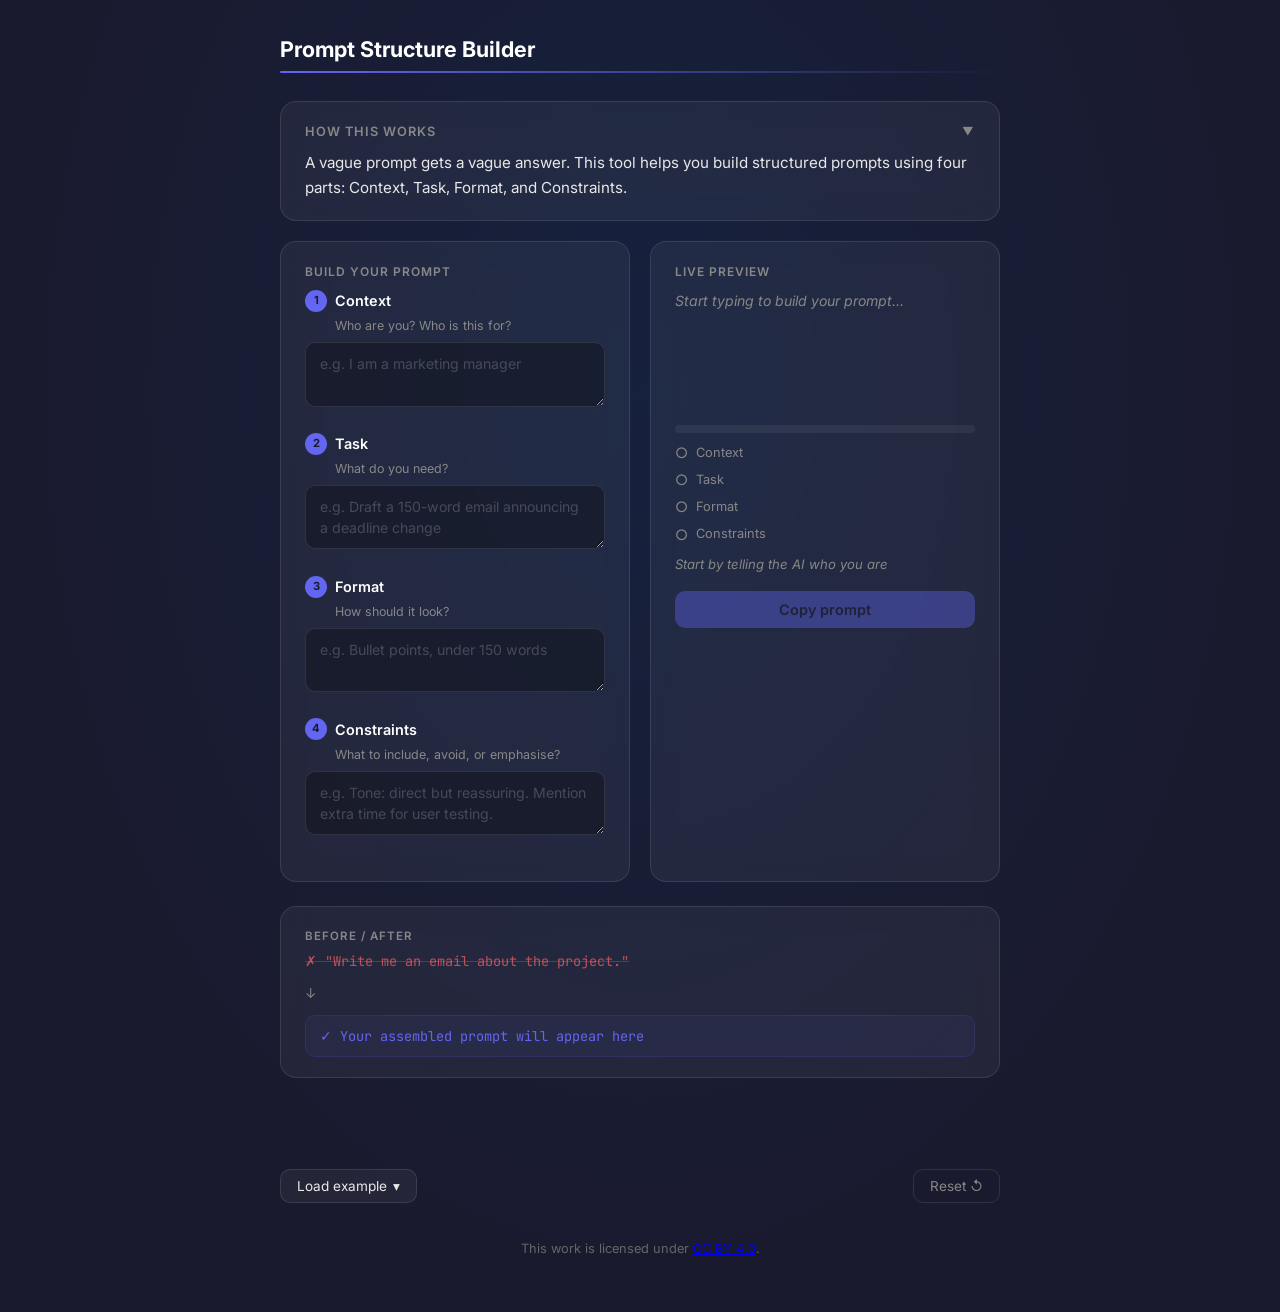
<file: tool-3-prompt-builder/index.html>
<!DOCTYPE html>
<html lang="en">
<head>
<meta charset="UTF-8">
<meta name="viewport" content="width=device-width, initial-scale=1.0">
<!--
ATTRIBUTION:

"Prompt Structure Builder" by Victor Osondu

Licensed under CC BY 4.0
https://creativecommons.org/licenses/by/4.0/

To attribute this work, please include the above text and link.
-->
<title>Prompt Structure Builder</title>
<link href="https://fonts.googleapis.com/css2?family=Inter:wght@400;500;600;700&family=JetBrains+Mono:wght@400;500&display=swap" rel="stylesheet">
<link rel="license" href="https://creativecommons.org/licenses/by/4.0/" />
<style>
*,*::before,*::after{box-sizing:border-box;margin:0;padding:0}
:root{--bg:#1a1a2e;--bg-nav:#16213e;--surface:rgba(255,255,255,0.05);--border:rgba(255,255,255,0.1);--accent:#6366f1;--accent-glow:rgba(99,102,241,0.3);--amber:#f0a500;--text:#e8e8e8;--heading:#fff;--muted:#888;--radius:16px;--font:"Inter",system-ui,sans-serif;--mono:"JetBrains Mono","Fira Code",monospace}
@media(prefers-reduced-motion:reduce){*,*::before,*::after{transition-duration:.01ms!important;animation-duration:.01ms!important}}
body{font-family:var(--font);background:radial-gradient(ellipse at 50% 30%,var(--bg-nav),var(--bg) 70%);color:var(--text);min-height:100vh;display:flex;justify-content:center;padding:32px 16px;line-height:1.6}
.container{width:100%;max-width:720px}
.header{display:flex;justify-content:space-between;align-items:center;margin-bottom:4px}
.header h2{font-size:1.35rem;font-weight:700;color:var(--heading)}
.header-line{height:2px;background:linear-gradient(90deg,var(--accent),transparent);margin-bottom:28px;border-radius:1px}
.card{background:var(--surface);border:1px solid var(--border);border-radius:var(--radius);padding:20px 24px;margin-bottom:20px;backdrop-filter:blur(12px);-webkit-backdrop-filter:blur(12px)}
.explainer{cursor:pointer}
.explainer-toggle{display:flex;justify-content:space-between;align-items:center;font-size:.8rem;font-weight:600;color:var(--muted);text-transform:uppercase;letter-spacing:1px;margin-bottom:8px;user-select:none}
.explainer-toggle .chevron{transition:transform .2s ease-out;font-size:.7rem}
.explainer.collapsed .chevron{transform:rotate(-90deg)}
.explainer.collapsed .explainer-text{display:none}
.explainer-text{font-size:.95rem;color:var(--text);line-height:1.65}
.two-col{display:grid;grid-template-columns:1fr 1fr;gap:20px}
@media(max-width:600px){.two-col{grid-template-columns:1fr}}
.section-label{font-size:.75rem;font-weight:600;color:var(--muted);text-transform:uppercase;letter-spacing:1px;margin-bottom:8px}
.field-group{margin-bottom:18px}
.field-label{display:flex;align-items:center;gap:8px;margin-bottom:4px}
.field-num{width:22px;height:22px;border-radius:50%;background:var(--accent);color:var(--bg);font-size:.7rem;font-weight:700;display:flex;align-items:center;justify-content:center;flex-shrink:0}
.field-name{font-size:.9rem;font-weight:600;color:var(--heading)}
.field-desc{font-size:.78rem;color:var(--muted);margin-bottom:6px;margin-left:30px}
.field-input{width:100%;background:rgba(0,0,0,.3);border:1px solid var(--border);border-radius:10px;color:var(--text);font-family:var(--font);font-size:.88rem;padding:10px 14px;resize:vertical;min-height:56px;line-height:1.5;transition:border-color .2s;outline:none}
.field-input:focus{border-color:var(--accent);box-shadow:0 0 0 3px var(--accent-glow)}
.field-input::placeholder{color:rgba(255,255,255,.2)}
.preview-text{font-family:var(--mono);font-size:.88rem;line-height:1.7;color:var(--text);min-height:120px;white-space:pre-wrap;word-break:break-word;transition:opacity .15s}
.preview-text.empty{color:var(--muted);font-family:var(--font);font-style:italic}
.completeness-wrap{margin-top:16px}
.completeness-bar-track{height:8px;background:rgba(255,255,255,.06);border-radius:4px;overflow:hidden;margin-bottom:8px}
.completeness-bar{height:100%;border-radius:4px;transition:width .4s ease-out,background .4s}
.completeness-checks{display:flex;flex-direction:column;gap:4px}
.check-item{display:flex;align-items:center;gap:8px;font-size:.8rem;color:var(--muted)}
.check-icon{font-size:.9rem;transition:transform .2s}
.check-item.done{color:var(--accent)}
.check-item.done .check-icon{transform:scale(1.2)}
.completeness-msg{font-size:.82rem;color:var(--muted);margin-top:8px;font-style:italic}
.copy-btn{display:block;width:100%;margin-top:16px;background:var(--accent);color:var(--bg);border:none;border-radius:10px;padding:10px;font-family:var(--font);font-size:.9rem;font-weight:600;cursor:pointer;transition:opacity .2s}
.copy-btn:hover{opacity:.85}
.copy-btn:disabled{opacity:.4;cursor:default}
.copy-btn.copied{background:var(--heading);color:var(--bg)}
.before-after{margin-top:4px}
.ba-label{font-size:.72rem;font-weight:600;color:var(--muted);text-transform:uppercase;letter-spacing:1px;margin-bottom:6px}
.ba-bad{color:rgba(255,100,100,.7);font-family:var(--mono);font-size:.85rem;margin-bottom:10px;text-decoration:line-through;text-decoration-color:rgba(255,100,100,.3)}
.ba-arrow{color:var(--muted);margin-bottom:10px;font-size:.85rem}
.ba-good{color:var(--accent);font-family:var(--mono);font-size:.85rem;line-height:1.5;padding:10px 14px;border-radius:10px;background:rgba(99,102,241,.06);border:1px solid rgba(99,102,241,.15);transition:box-shadow .4s}
.ba-good.pulse{box-shadow:0 0 16px var(--accent-glow)}
.insight{border-left:3px solid var(--accent);border-radius:0 12px 12px 0;padding:14px 20px;background:rgba(99,102,241,.05);font-size:.9rem;line-height:1.6;color:var(--text);opacity:0;transform:translateY(12px);transition:opacity .4s ease-out,transform .4s ease-out;margin-bottom:20px}
.insight.visible{opacity:1;transform:translateY(0)}
.controls{display:flex;justify-content:space-between;align-items:center;margin-bottom:16px}
.dropdown-wrap{position:relative}
.dropdown-btn{background:var(--surface);border:1px solid var(--border);color:var(--text);font-family:var(--font);font-size:.85rem;padding:8px 16px;border-radius:10px;cursor:pointer;transition:border-color .2s;display:flex;align-items:center;gap:6px}
.dropdown-btn:hover{border-color:var(--accent)}
.dropdown-menu{position:absolute;bottom:calc(100% + 6px);left:0;background:#1e1e36;border:1px solid var(--border);border-radius:12px;padding:6px;min-width:280px;display:none;z-index:10;box-shadow:0 8px 32px rgba(0,0,0,.4)}
.dropdown-menu.open{display:block}
.dropdown-item{padding:10px 14px;border-radius:8px;cursor:pointer;font-size:.85rem;color:var(--text);transition:background .15s}
.dropdown-item:hover{background:rgba(99,102,241,.1)}
.reset-btn{background:transparent;border:1px solid var(--border);color:var(--muted);font-family:var(--font);font-size:.85rem;padding:8px 16px;border-radius:10px;cursor:pointer;transition:border-color .2s,color .2s;display:flex;align-items:center;gap:6px}
.reset-btn:hover{border-color:var(--accent);color:var(--text)}
.license-info{font-size:0.8rem;padding:20px;text-align:center;color:#666}
</style>
</head>
<body>
<div class="container">
  <div class="header"><h2>Prompt Structure Builder</h2></div>
  <div class="header-line"></div>

  <div class="card explainer" id="explainer" tabindex="0" role="button" aria-expanded="true">
    <div class="explainer-toggle"><span>How this works</span><span class="chevron">&#9660;</span></div>
    <div class="explainer-text">A vague prompt gets a vague answer. This tool helps you build structured prompts using four parts: Context, Task, Format, and Constraints.</div>
  </div>

  <div class="two-col">
    <!-- Left: Build -->
    <div class="card">
      <div class="section-label">Build your prompt</div>
      <div class="field-group">
        <div class="field-label"><span class="field-num">1</span><span class="field-name">Context</span></div>
        <div class="field-desc">Who are you? Who is this for?</div>
        <textarea class="field-input" id="fContext" placeholder="e.g. I am a marketing manager"></textarea>
      </div>
      <div class="field-group">
        <div class="field-label"><span class="field-num">2</span><span class="field-name">Task</span></div>
        <div class="field-desc">What do you need?</div>
        <textarea class="field-input" id="fTask" placeholder="e.g. Draft a 150-word email announcing a deadline change"></textarea>
      </div>
      <div class="field-group">
        <div class="field-label"><span class="field-num">3</span><span class="field-name">Format</span></div>
        <div class="field-desc">How should it look?</div>
        <textarea class="field-input" id="fFormat" placeholder="e.g. Bullet points, under 150 words"></textarea>
      </div>
      <div class="field-group">
        <div class="field-label"><span class="field-num">4</span><span class="field-name">Constraints</span></div>
        <div class="field-desc">What to include, avoid, or emphasise?</div>
        <textarea class="field-input" id="fConstraints" placeholder="e.g. Tone: direct but reassuring. Mention extra time for user testing."></textarea>
      </div>
    </div>

    <!-- Right: Preview -->
    <div class="card">
      <div class="section-label">Live preview</div>
      <div class="preview-text empty" id="preview">Start typing to build your prompt...</div>
      <div class="completeness-wrap">
        <div class="completeness-bar-track"><div class="completeness-bar" id="cBar" style="width:0%;background:#888"></div></div>
        <div class="completeness-checks" id="checks">
          <div class="check-item" data-field="fContext"><span class="check-icon">&#9675;</span> Context</div>
          <div class="check-item" data-field="fTask"><span class="check-icon">&#9675;</span> Task</div>
          <div class="check-item" data-field="fFormat"><span class="check-icon">&#9675;</span> Format</div>
          <div class="check-item" data-field="fConstraints"><span class="check-icon">&#9675;</span> Constraints</div>
        </div>
        <div class="completeness-msg" id="cMsg">Start by telling the AI who you are</div>
      </div>
      <button class="copy-btn" id="copyBtn" disabled>Copy prompt</button>
    </div>
  </div>

  <!-- Before / After -->
  <div class="card before-after">
    <div class="ba-label">Before / After</div>
    <div class="ba-bad">&#10007; "Write me an email about the project."</div>
    <div class="ba-arrow">&#8595;</div>
    <div class="ba-good" id="baGood">&#10003; Your assembled prompt will appear here</div>
  </div>

  <!-- Insight -->
  <div class="insight" id="insight" role="status" aria-live="polite"><span>&#128161; </span><span id="insightText"></span></div>

  <!-- Controls -->
  <div class="controls">
    <div class="dropdown-wrap">
      <button class="dropdown-btn" id="dropdownBtn" aria-haspopup="true" aria-expanded="false">Load example <span>&#9662;</span></button>
      <div class="dropdown-menu" id="dropdownMenu" role="menu"></div>
    </div>
    <button class="reset-btn" id="resetBtn">Reset &#8634;</button>
  </div>

  <footer class="license-info">
    This work is licensed under
    <a href="https://creativecommons.org/licenses/by/4.0/" target="_blank" rel="license noopener noreferrer">CC BY 4.0</a>.
  </footer>
</div>

<script>
const EXAMPLES = [
  { name: "Email drafting", context: "I am a marketing manager at a mid-size tech company.", task: "Draft a 150-word email to my team announcing the project deadline has moved from 15 March to 1 April.", format: "Use bullet points for key information. Keep it under 150 words.", constraints: "Tone: direct but reassuring. Mention that the extra time allows us to finish user testing properly." },
  { name: "Report summarising", context: "I am a senior analyst presenting to the executive board.", task: "Summarise this 20-page quarterly report into a one-page executive brief.", format: "Three sections: Key Results, Challenges, Recommendations. Use bullet points.", constraints: "Focus on numbers and outcomes. Avoid technical jargon. Highlight anything that changed versus last quarter." },
  { name: "Meeting preparation", context: "I am a product manager about to join a stakeholder meeting.", task: "Create a meeting agenda and talking points for a 30-minute product review.", format: "Structured agenda with time allocations. 2-3 talking points per section.", constraints: "Focus on decisions that need to be made, not status updates. Include one slide recommendation per topic." },
  { name: "Social media post", context: "I manage social media for a sustainable fashion brand targeting millennials.", task: "Write a LinkedIn post announcing our new recycled materials collection.", format: "Under 200 words. Include a hook in the first line. End with a call to action.", constraints: "Avoid greenwashing language. Be specific about the materials. Tone: authentic and enthusiastic, not salesy." },
  { name: "Job description review", context: "I am a hiring manager recruiting for a senior engineering role.", task: "Review and improve this job description to attract more diverse candidates.", format: "Return the improved version with changes highlighted. Add a summary of what you changed and why.", constraints: "Remove unnecessarily gendered language. Focus on outcomes over years of experience. Keep technical requirements realistic." }
];

const fields = { fContext: document.getElementById('fContext'), fTask: document.getElementById('fTask'), fFormat: document.getElementById('fFormat'), fConstraints: document.getElementById('fConstraints') };
const preview = document.getElementById('preview');
const cBar = document.getElementById('cBar');
const cMsg = document.getElementById('cMsg');
const checks = document.querySelectorAll('.check-item');
const copyBtn = document.getElementById('copyBtn');
const baGood = document.getElementById('baGood');
const insightEl = document.getElementById('insight');
const insightText = document.getElementById('insightText');
const dropdownBtn = document.getElementById('dropdownBtn');
const dropdownMenu = document.getElementById('dropdownMenu');
const resetBtn = document.getElementById('resetBtn');
const explainer = document.getElementById('explainer');

let insightShown = { first: false, complete: false };

function assemble() {
  const ctx = fields.fContext.value.trim();
  const task = fields.fTask.value.trim();
  const fmt = fields.fFormat.value.trim();
  const con = fields.fConstraints.value.trim();
  const parts = [];
  if (ctx) parts.push(ctx.endsWith('.') ? ctx : ctx + '.');
  if (task) parts.push(task.endsWith('.') ? task : task + '.');
  if (fmt) parts.push(fmt.endsWith('.') ? fmt : fmt + '.');
  if (con) parts.push(con.endsWith('.') ? con : con + '.');
  return parts.join(' ');
}

function update() {
  const assembled = assemble();
  const filled = Object.values(fields).filter(f => f.value.trim().length > 0).length;

  // Preview
  if (assembled) {
    preview.textContent = assembled;
    preview.classList.remove('empty');
  } else {
    preview.textContent = 'Start typing to build your prompt...';
    preview.classList.add('empty');
  }

  // Completeness
  const pct = (filled / 4) * 100;
  cBar.style.width = pct + '%';
  const colors = ['#888', '#ef4444', '#f0a500', '#f0a500', '#6366f1'];
  cBar.style.background = colors[filled];

  checks.forEach(c => {
    const fId = c.dataset.field;
    const done = fields[fId].value.trim().length > 0;
    c.classList.toggle('done', done);
    c.querySelector('.check-icon').innerHTML = done ? '&#10003;' : '&#9675;';
  });

  const msgs = [
    'Start by telling the AI who you are',
    'Getting better \u2014 add the remaining parts for stronger results',
    'Getting better \u2014 add the remaining parts for stronger results',
    'Almost there \u2014 adding the last part will make this much sharper',
    'This prompt has everything the AI needs. Ready to use.'
  ];
  cMsg.textContent = msgs[filled];

  // Before/After
  baGood.textContent = assembled ? '\u2713 ' + assembled : '\u2713 Your assembled prompt will appear here';
  if (filled === 4) { baGood.classList.add('pulse'); setTimeout(() => baGood.classList.remove('pulse'), 1000); }

  // Copy button
  copyBtn.disabled = !assembled;
  copyBtn.textContent = 'Copy prompt';
  copyBtn.classList.remove('copied');

  // Insights
  if (filled === 1 && !insightShown.first) {
    insightShown.first = true;
    showInsight('Even adding just your role changes the output dramatically. Context shapes everything.');
  }
  if (filled === 4 && !insightShown.complete) {
    insightShown.complete = true;
    showInsight('This took about 30 seconds longer than a vague prompt. It will save you several minutes of editing the output.');
  }
}

function showInsight(text) {
  insightText.textContent = text;
  insightEl.classList.remove('visible');
  void insightEl.offsetWidth;
  insightEl.classList.add('visible');
}

// Events
Object.values(fields).forEach(f => f.addEventListener('input', update));

copyBtn.addEventListener('click', () => {
  const text = assemble();
  if (!text) return;
  navigator.clipboard.writeText(text).then(() => {
    copyBtn.textContent = 'Copied!';
    copyBtn.classList.add('copied');
    setTimeout(() => { copyBtn.textContent = 'Copy prompt'; copyBtn.classList.remove('copied'); }, 2000);
  });
});

explainer.addEventListener('click', () => {
  explainer.classList.toggle('collapsed');
  explainer.setAttribute('aria-expanded', !explainer.classList.contains('collapsed'));
});

// Dropdown
EXAMPLES.forEach(ex => {
  const item = document.createElement('div');
  item.className = 'dropdown-item';
  item.textContent = ex.name;
  item.setAttribute('role', 'menuitem');
  item.tabIndex = 0;
  item.addEventListener('click', () => {
    // Typewriter fill
    closeDropdown();
    const pairs = [['fContext', ex.context], ['fTask', ex.task], ['fFormat', ex.format], ['fConstraints', ex.constraints]];
    let delay = 0;
    pairs.forEach(([id, text]) => {
      const el = fields[id];
      el.value = '';
      for (let i = 0; i < text.length; i++) {
        setTimeout(() => { el.value = text.slice(0, i + 1); update(); }, delay + i * 20);
      }
      delay += text.length * 20 + 100;
    });
  });
  dropdownMenu.appendChild(item);
});

dropdownBtn.addEventListener('click', (e) => { e.stopPropagation(); dropdownMenu.classList.toggle('open'); });
document.addEventListener('click', closeDropdown);
function closeDropdown() { dropdownMenu.classList.remove('open'); }

resetBtn.addEventListener('click', () => {
  Object.values(fields).forEach(f => f.value = '');
  insightShown = { first: false, complete: false };
  insightEl.classList.remove('visible');
  update();
});

update();
</script>
</body>
</html>
</file>
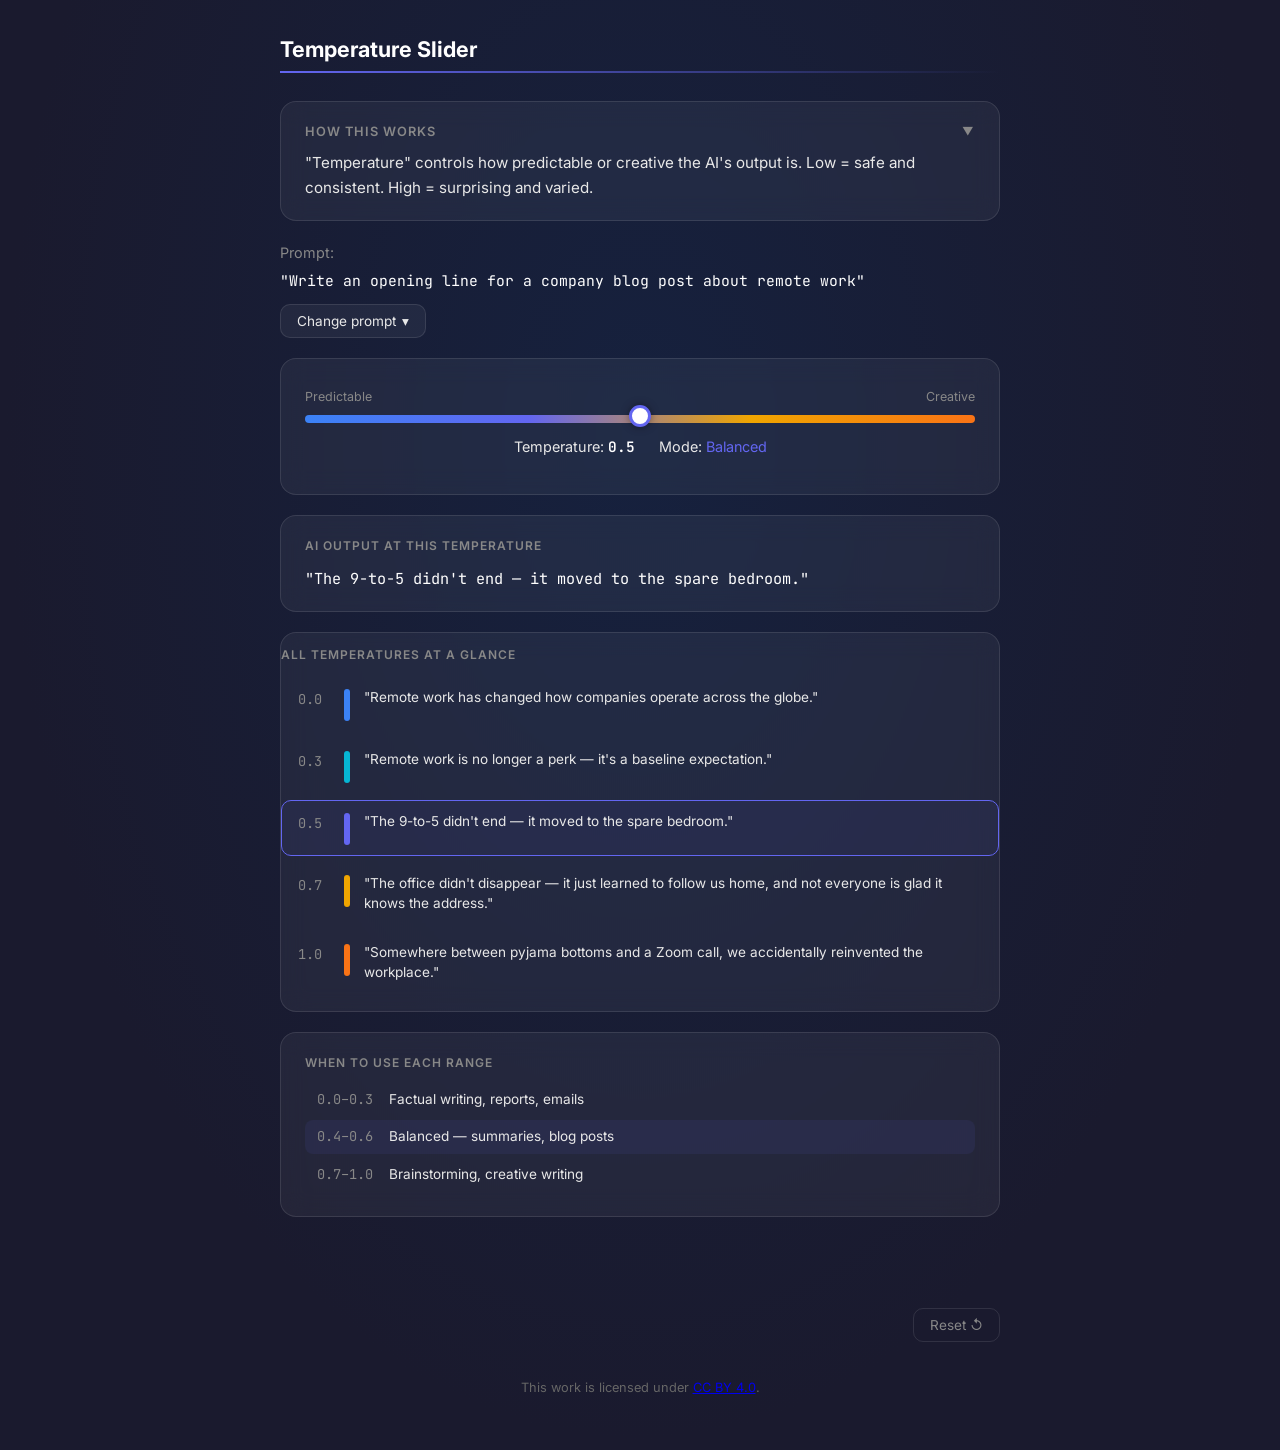
<file: tool-4-temperature-slider/index.html>
<!DOCTYPE html>
<html lang="en">
<head>
<meta charset="UTF-8">
<meta name="viewport" content="width=device-width, initial-scale=1.0">
<!--
ATTRIBUTION:

"Temperature Slider" by Victor Osondu

Licensed under CC BY 4.0
https://creativecommons.org/licenses/by/4.0/

To attribute this work, please include the above text and link.
-->
<title>Temperature Slider</title>
<link href="https://fonts.googleapis.com/css2?family=Inter:wght@400;500;600;700&family=JetBrains+Mono:wght@400;500&display=swap" rel="stylesheet">
<link rel="license" href="https://creativecommons.org/licenses/by/4.0/" />
<style>
*,*::before,*::after{box-sizing:border-box;margin:0;padding:0}
:root{--bg:#1a1a2e;--bg-nav:#16213e;--surface:rgba(255,255,255,0.05);--border:rgba(255,255,255,0.1);--accent:#6366f1;--accent-glow:rgba(99,102,241,0.3);--amber:#f0a500;--text:#e8e8e8;--heading:#fff;--muted:#888;--radius:16px;--font:"Inter",system-ui,sans-serif;--mono:"JetBrains Mono","Fira Code",monospace}
@media(prefers-reduced-motion:reduce){*,*::before,*::after{transition-duration:.01ms!important;animation-duration:.01ms!important}}
body{font-family:var(--font);background:radial-gradient(ellipse at 50% 30%,var(--bg-nav),var(--bg) 70%);color:var(--text);min-height:100vh;display:flex;justify-content:center;padding:32px 16px;line-height:1.6}
.container{width:100%;max-width:720px}
.header{display:flex;justify-content:space-between;align-items:center;margin-bottom:4px}
.header h2{font-size:1.35rem;font-weight:700;color:var(--heading)}
.header-line{height:2px;background:linear-gradient(90deg,var(--accent),transparent);margin-bottom:28px}
.card{background:var(--surface);border:1px solid var(--border);border-radius:var(--radius);padding:20px 24px;margin-bottom:20px;backdrop-filter:blur(12px)}
.explainer{cursor:pointer}
.explainer-toggle{display:flex;justify-content:space-between;align-items:center;font-size:.8rem;font-weight:600;color:var(--muted);text-transform:uppercase;letter-spacing:1px;margin-bottom:8px;user-select:none}
.explainer-toggle .chevron{transition:transform .2s ease-out;font-size:.7rem}
.explainer.collapsed .chevron{transform:rotate(-90deg)}
.explainer.collapsed .explainer-text{display:none}
.explainer-text{font-size:.95rem;color:var(--text);line-height:1.65}

.prompt-display{font-size:.9rem;color:var(--muted);margin-bottom:6px}
.prompt-text{font-family:var(--mono);font-size:.92rem;color:var(--heading);line-height:1.5;margin-bottom:12px}

.slider-wrap{padding:8px 0 16px}
.slider-labels{display:flex;justify-content:space-between;font-size:.78rem;color:var(--muted);margin-bottom:8px}
.slider-track{position:relative;height:8px;background:linear-gradient(90deg,#3b82f6,var(--accent),var(--amber),#f97316);border-radius:4px}
input[type=range]{-webkit-appearance:none;appearance:none;width:100%;height:8px;background:transparent;position:absolute;top:0;left:0;margin:0;cursor:pointer}
input[type=range]::-webkit-slider-thumb{-webkit-appearance:none;width:22px;height:22px;border-radius:50%;background:var(--heading);border:3px solid var(--accent);box-shadow:0 0 8px rgba(0,0,0,.4);cursor:grab;margin-top:-7px;transition:box-shadow .15s}
input[type=range]::-webkit-slider-thumb:hover{box-shadow:0 0 12px var(--accent-glow)}
input[type=range]::-moz-range-thumb{width:22px;height:22px;border-radius:50%;background:var(--heading);border:3px solid var(--accent);box-shadow:0 0 8px rgba(0,0,0,.4);cursor:grab}
.slider-info{display:flex;justify-content:center;gap:24px;margin-top:12px;font-size:.9rem}
.slider-info .val{font-family:var(--mono);color:var(--heading);font-weight:600}
.slider-info .mode{color:var(--accent)}

.output-card{min-height:80px}
.output-text{font-family:var(--mono);font-size:.95rem;color:var(--heading);line-height:1.65;transition:opacity .3s}

.comparison{padding:12px 0}
.comp-row{display:flex;align-items:flex-start;gap:14px;padding:10px 16px;border-radius:10px;cursor:pointer;transition:background .2s,border-color .2s;border:1px solid transparent;margin-bottom:6px}
.comp-row:hover{background:rgba(255,255,255,.03)}
.comp-row.active{border-color:var(--accent);background:rgba(99,102,241,.06)}
.comp-temp{font-family:var(--mono);font-size:.85rem;color:var(--muted);min-width:32px;padding-top:2px}
.comp-bar{width:6px;min-height:32px;border-radius:3px;flex-shrink:0;margin-top:2px}
.comp-text{font-size:.85rem;color:var(--text);line-height:1.5;flex:1}

.guidance-card .section-label{font-size:.75rem;font-weight:600;color:var(--muted);text-transform:uppercase;letter-spacing:1px;margin-bottom:10px}
.guide-row{display:flex;align-items:center;gap:12px;padding:6px 12px;border-radius:8px;font-size:.85rem;margin-bottom:4px;transition:background .2s}
.guide-row.active{background:rgba(99,102,241,.08)}
.guide-range{font-family:var(--mono);color:var(--muted);min-width:60px}
.guide-use{color:var(--text)}

.insight{border-left:3px solid var(--accent);border-radius:0 12px 12px 0;padding:14px 20px;background:rgba(99,102,241,.05);font-size:.9rem;line-height:1.6;color:var(--text);opacity:0;transform:translateY(12px);transition:opacity .4s ease-out,transform .4s ease-out;margin-bottom:20px}
.insight.visible{opacity:1;transform:translateY(0)}

.controls{display:flex;justify-content:space-between;align-items:center;margin-bottom:16px}
.dropdown-wrap{position:relative}
.dropdown-btn{background:var(--surface);border:1px solid var(--border);color:var(--text);font-family:var(--font);font-size:.85rem;padding:8px 16px;border-radius:10px;cursor:pointer;transition:border-color .2s;display:flex;align-items:center;gap:6px}
.dropdown-btn:hover{border-color:var(--accent)}
.dropdown-menu{position:absolute;bottom:calc(100% + 6px);left:0;background:#1e1e36;border:1px solid var(--border);border-radius:12px;padding:6px;min-width:360px;display:none;z-index:10;box-shadow:0 8px 32px rgba(0,0,0,.4)}
.dropdown-menu.open{display:block}
.dropdown-item{padding:10px 14px;border-radius:8px;cursor:pointer;font-size:.82rem;color:var(--text);transition:background .15s;font-family:var(--mono)}
.dropdown-item:hover{background:rgba(99,102,241,.1)}
.dropdown-item.active{color:var(--accent)}
.reset-btn{background:transparent;border:1px solid var(--border);color:var(--muted);font-family:var(--font);font-size:.85rem;padding:8px 16px;border-radius:10px;cursor:pointer;transition:border-color .2s,color .2s;display:flex;align-items:center;gap:6px}
.reset-btn:hover{border-color:var(--accent);color:var(--text)}

.license-info{font-size:0.8rem;padding:20px;text-align:center;color:#666}
</style>
</head>
<body>
<div class="container">
  <div class="header"><h2>Temperature Slider</h2></div>
  <div class="header-line"></div>

  <div class="card explainer" id="explainer" tabindex="0" role="button" aria-expanded="true">
    <div class="explainer-toggle"><span>How this works</span><span class="chevron">&#9660;</span></div>
    <div class="explainer-text">"Temperature" controls how predictable or creative the AI's output is. Low = safe and consistent. High = surprising and varied.</div>
  </div>

  <div class="prompt-display">Prompt:</div>
  <div class="prompt-text" id="promptText"></div>

  <div class="controls" style="margin-bottom:20px">
    <div class="dropdown-wrap">
      <button class="dropdown-btn" id="promptBtn" aria-haspopup="true" aria-expanded="false">Change prompt <span>&#9662;</span></button>
      <div class="dropdown-menu" id="promptMenu" role="menu"></div>
    </div>
  </div>

  <div class="card">
    <div class="slider-wrap">
      <div class="slider-labels"><span>Predictable</span><span>Creative</span></div>
      <div class="slider-track"><input type="range" id="tempSlider" min="0" max="100" value="50" step="1" aria-label="Temperature"></div>
      <div class="slider-info"><span>Temperature: <span class="val" id="tempVal">0.5</span></span><span>Mode: <span class="mode" id="modeLabel">Balanced</span></span></div>
    </div>
  </div>

  <div class="card output-card">
    <div style="font-size:.75rem;font-weight:600;color:var(--muted);text-transform:uppercase;letter-spacing:1px;margin-bottom:10px">AI output at this temperature</div>
    <div class="output-text" id="mainOutput"></div>
  </div>

  <div class="card comparison">
    <div style="font-size:.75rem;font-weight:600;color:var(--muted);text-transform:uppercase;letter-spacing:1px;margin-bottom:12px">All temperatures at a glance</div>
    <div id="compStrip"></div>
  </div>

  <div class="card guidance-card">
    <div class="section-label">When to use each range</div>
    <div class="guide-row" data-lo="0" data-hi="30"><span class="guide-range">0.0–0.3</span><span class="guide-use">Factual writing, reports, emails</span></div>
    <div class="guide-row" data-lo="31" data-hi="60"><span class="guide-range">0.4–0.6</span><span class="guide-use">Balanced — summaries, blog posts</span></div>
    <div class="guide-row" data-lo="61" data-hi="100"><span class="guide-range">0.7–1.0</span><span class="guide-use">Brainstorming, creative writing</span></div>
  </div>

  <div class="insight" id="insight" role="status" aria-live="polite"><span>&#128161; </span><span id="insightText"></span></div>

  <div class="controls">
    <div></div>
    <button class="reset-btn" id="resetBtn">Reset &#8634;</button>
  </div>

  <footer class="license-info">
    This work is licensed under
    <a href="https://creativecommons.org/licenses/by/4.0/" target="_blank" rel="license noopener noreferrer">CC BY 4.0</a>.
  </footer>
</div>

<script>
const PROMPTS = [
  {
    text: "Write an opening line for a company blog post about remote work",
    outputs: {
      0: { text: "Remote work has changed how companies operate across the globe.", label: "Deterministic" },
      30: { text: "Remote work is no longer a perk \u2014 it's a baseline expectation.", label: "Conservative" },
      50: { text: "The 9-to-5 didn't end \u2014 it moved to the spare bedroom.", label: "Balanced" },
      70: { text: "The office didn't disappear \u2014 it just learned to follow us home, and not everyone is glad it knows the address.", label: "Creative" },
      100: { text: "Somewhere between pyjama bottoms and a Zoom call, we accidentally reinvented the workplace.", label: "Experimental" }
    }
  },
  {
    text: "Describe what a project manager does in one sentence",
    outputs: {
      0: { text: "A project manager plans, coordinates, and oversees projects to ensure they are completed on time and within budget.", label: "Deterministic" },
      30: { text: "A project manager keeps teams aligned, timelines on track, and stakeholders informed throughout the life of a project.", label: "Conservative" },
      50: { text: "Project managers are professional plate-spinners \u2014 they keep everything moving without letting anything crash.", label: "Balanced" },
      70: { text: "A project manager is the person who turns a room full of good intentions into a shipped product with a deadline.", label: "Creative" },
      100: { text: "Imagine a translator who speaks fluent engineer, designer, and executive \u2014 then add a stopwatch and a spreadsheet.", label: "Experimental" }
    }
  },
  {
    text: "Suggest a name for a new coffee shop",
    outputs: {
      0: { text: "The Daily Brew", label: "Deterministic" },
      30: { text: "Common Grounds", label: "Conservative" },
      50: { text: "Steep & Stir", label: "Balanced" },
      70: { text: "Pour Decisions", label: "Creative" },
      100: { text: "Caf\u00e9 Existential \u2014 where every cup is a question and the answer is always \u2018another one\u2019.", label: "Experimental" }
    }
  },
  {
    text: "Explain why deadlines matter to a colleague",
    outputs: {
      0: { text: "Deadlines ensure that work is completed on schedule and that all team members can plan their tasks accordingly.", label: "Deterministic" },
      30: { text: "Deadlines exist because without them, work expands to fill whatever time is available \u2014 Parkinson's Law in action.", label: "Conservative" },
      50: { text: "Deadlines are less about pressure and more about coordination \u2014 when you miss one, someone else's plan breaks.", label: "Balanced" },
      70: { text: "A deadline is a promise to your future self and your teammates that this thing will actually ship, not just \u2018get worked on\u2019.", label: "Creative" },
      100: { text: "Deadlines are the gravity of the working world. Without them, everything just floats around looking busy.", label: "Experimental" }
    }
  },
  {
    text: "Write a subject line for a marketing email about a summer sale",
    outputs: {
      0: { text: "Summer Sale: Up to 30% Off Selected Items", label: "Deterministic" },
      30: { text: "Our biggest summer sale starts today \u2014 don't miss it", label: "Conservative" },
      50: { text: "Hot deals, cool prices \u2014 summer savings are here", label: "Balanced" },
      70: { text: "Your wardrobe called. It said bring sunscreen and a bigger bag.", label: "Creative" },
      100: { text: "We put the prices in a cold plunge. They came out refreshed.", label: "Experimental" }
    }
  }
];

const TEMP_STOPS = [0, 30, 50, 70, 100];
const BAR_COLORS = ['#3b82f6', '#06b6d4', '#6366f1', '#f0a500', '#f97316'];

let currentPrompt = 0;
let insightShown = { low: false, high: false, switch: false };

const tempSlider = document.getElementById('tempSlider');
const tempVal = document.getElementById('tempVal');
const modeLabel = document.getElementById('modeLabel');
const mainOutput = document.getElementById('mainOutput');
const compStrip = document.getElementById('compStrip');
const promptText = document.getElementById('promptText');
const promptBtn = document.getElementById('promptBtn');
const promptMenu = document.getElementById('promptMenu');
const insightEl = document.getElementById('insight');
const insightText = document.getElementById('insightText');
const resetBtn = document.getElementById('resetBtn');
const explainer = document.getElementById('explainer');
const guideRows = document.querySelectorAll('.guide-row');

function getMode(v) {
  if (v <= 20) return 'Deterministic';
  if (v <= 40) return 'Conservative';
  if (v <= 60) return 'Balanced';
  if (v <= 80) return 'Creative';
  return 'Experimental';
}

function nearestStop(v) {
  let best = 0, bestDist = 999;
  for (const s of TEMP_STOPS) { const d = Math.abs(v - s); if (d < bestDist) { bestDist = d; best = s; } }
  return best;
}

function render() {
  const v = parseInt(tempSlider.value);
  tempVal.textContent = (v / 100).toFixed(1);
  modeLabel.textContent = getMode(v);
  promptText.textContent = '"' + PROMPTS[currentPrompt].text + '"';

  const stop = nearestStop(v);
  const output = PROMPTS[currentPrompt].outputs[stop];
  mainOutput.style.opacity = 0;
  setTimeout(() => { mainOutput.textContent = '"' + output.text + '"'; mainOutput.style.opacity = 1; }, 150);

  // Comparison strip
  compStrip.innerHTML = '';
  TEMP_STOPS.forEach((s, i) => {
    const o = PROMPTS[currentPrompt].outputs[s];
    const row = document.createElement('div');
    row.className = 'comp-row' + (s === stop ? ' active' : '');
    row.innerHTML = '<span class="comp-temp">' + (s / 100).toFixed(1) + '</span><div class="comp-bar" style="background:' + BAR_COLORS[i] + '"></div><div class="comp-text">"' + o.text + '"</div>';
    row.addEventListener('click', () => { tempSlider.value = s; render(); });
    compStrip.appendChild(row);
  });

  // Guidance highlight
  guideRows.forEach(r => {
    const lo = parseInt(r.dataset.lo), hi = parseInt(r.dataset.hi);
    r.classList.toggle('active', v >= lo && v <= hi);
  });

  // Insights
  if (v <= 10 && !insightShown.low) {
    insightShown.low = true;
    showInsight("At zero temperature, the AI always picks the safest, most probable words. Useful for factual tasks \u2014 but the output can feel generic.");
  }
  if (v >= 90 && !insightShown.high) {
    insightShown.high = true;
    showInsight("At high temperature, the AI takes creative risks. Great for brainstorming \u2014 but you might need to rein it in for professional writing.");
  }
}

function showInsight(text) {
  insightText.textContent = text;
  insightEl.classList.remove('visible');
  void insightEl.offsetWidth;
  insightEl.classList.add('visible');
}

tempSlider.addEventListener('input', render);

// Prompt dropdown
PROMPTS.forEach((p, i) => {
  const item = document.createElement('div');
  item.className = 'dropdown-item' + (i === currentPrompt ? ' active' : '');
  item.textContent = '"' + p.text + '"';
  item.addEventListener('click', () => {
    currentPrompt = i;
    closePromptMenu();
    if (!insightShown.switch) { insightShown.switch = true; showInsight("Notice how temperature matters more for some tasks than others. A factual description doesn't need creativity. A shop name does."); }
    render();
  });
  promptMenu.appendChild(item);
});
promptBtn.addEventListener('click', (e) => { e.stopPropagation(); promptMenu.classList.toggle('open'); });
document.addEventListener('click', closePromptMenu);
function closePromptMenu() { promptMenu.classList.remove('open'); }

explainer.addEventListener('click', () => { explainer.classList.toggle('collapsed'); });
resetBtn.addEventListener('click', () => { tempSlider.value = 50; currentPrompt = 0; insightShown = { low: false, high: false, switch: false }; insightEl.classList.remove('visible'); render(); });

render();
</script>
</body>
</html>
</file>
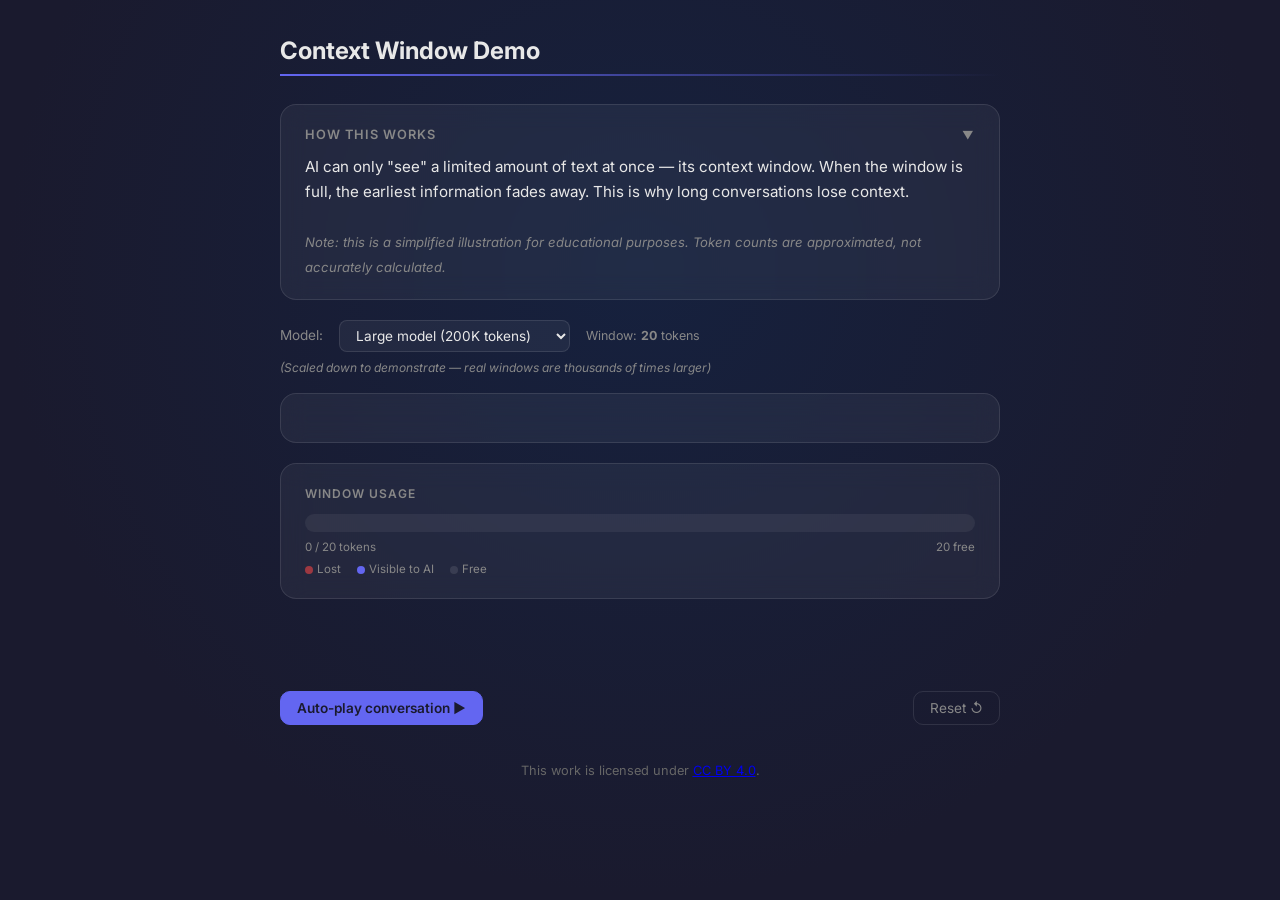
<file: tool-5-context-window/index.html>
<!DOCTYPE html>
<html lang="en">
<head>
<meta charset="UTF-8">
<meta name="viewport" content="width=device-width, initial-scale=1.0">
<!--
ATTRIBUTION:

"Context Window Demo" by Victor Osondu

Licensed under CC BY 4.0
https://creativecommons.org/licenses/by/4.0/

To attribute this work, please include the above text and link.
-->
<title>Context Window Demo</title>
<link href="https://fonts.googleapis.com/css2?family=Inter:wght@400;500;600;700&family=JetBrains+Mono:wght@400;500&display=swap" rel="stylesheet">
<link rel="license" href="https://creativecommons.org/licenses/by/4.0/" />
<style>
*,*::before,*::after{box-sizing:border-box;margin:0;padding:0}
:root{--bg:#1a1a2e;--bg-nav:#16213e;--surface:rgba(255,255,255,0.05);--border:rgba(255,255,255,0.1);--accent:#6366f1;--accent-glow:rgba(99,102,241,0.3);--amber:#f0a500;--red:#ef4444;--text:#e8e8e8;--heading:#fff;--muted:#888;--radius:16px;--font:"Inter",system-ui,sans-serif;--mono:"JetBrains Mono","Fira Code",monospace}
@media(prefers-reduced-motion:reduce){*,*::before,*::after{transition-duration:.01ms!important;animation-duration:.01ms!important}}
body{font-family:var(--font);background:radial-gradient(ellipse at 50% 30%,var(--bg-nav),var(--bg) 70%);color:var(--text);min-height:100vh;display:flex;justify-content:center;padding:32px 16px;line-height:1.6}
.container{width:100%;max-width:720px}
.header{display:flex;justify-content:space-between;align-items:center;margin-bottom:4px}
.header h1{font-size:1.35rem;font-weight:700;color:var(--heading)}
.header .brand{font-size:.9rem;font-weight:500;color:var(--muted);letter-spacing:.5px}
.header-line{height:2px;background:linear-gradient(90deg,var(--accent),transparent);margin-bottom:28px}
.card{background:var(--surface);border:1px solid var(--border);border-radius:var(--radius);padding:20px 24px;margin-bottom:20px;backdrop-filter:blur(12px)}
.explainer{cursor:pointer}
.explainer-toggle{display:flex;justify-content:space-between;align-items:center;font-size:.8rem;font-weight:600;color:var(--muted);text-transform:uppercase;letter-spacing:1px;margin-bottom:8px;user-select:none}
.explainer-toggle .chevron{transition:transform .2s ease-out;font-size:.7rem}
.explainer.collapsed .chevron{transform:rotate(-90deg)}
.explainer.collapsed .explainer-text{display:none}
.explainer-text{font-size:.95rem;color:var(--text);line-height:1.65}

.model-row{display:flex;align-items:center;gap:16px;margin-bottom:6px;flex-wrap:wrap}
.model-row label{font-size:.85rem;color:var(--muted)}
.model-select{background:var(--surface);border:1px solid var(--border);color:var(--text);font-family:var(--font);font-size:.85rem;padding:6px 12px;border-radius:8px;cursor:pointer}
.model-select:focus{outline:none;border-color:var(--accent)}
.model-info{font-size:.78rem;color:var(--muted)}
.scale-note{font-size:.75rem;color:var(--muted);font-style:italic;margin-bottom:16px}

.chat-area{max-height:420px;overflow-y:auto;padding:4px 0;scroll-behavior:smooth}
.msg{display:flex;gap:10px;margin-bottom:14px;transition:opacity .8s ease-out,filter .4s ease-out}
.msg.faded{opacity:.25;filter:blur(2px)}
.msg.fading{opacity:.5}
.msg-avatar{width:30px;height:30px;border-radius:50%;display:flex;align-items:center;justify-content:center;font-size:.72rem;font-weight:700;flex-shrink:0;margin-top:2px}
.msg-avatar.user{background:rgba(99,102,241,.2);color:var(--accent)}
.msg-avatar.ai{background:rgba(160,100,220,.2);color:#c4b5fd}
.msg-bubble{background:rgba(255,255,255,.04);border:1px solid var(--border);border-radius:12px;padding:10px 16px;max-width:85%;font-size:.88rem;line-height:1.55}
.msg.user-msg .msg-bubble{border-color:rgba(99,102,241,.15)}
.msg.ai-msg .msg-bubble{border-color:rgba(160,100,220,.15)}
.msg-sender{font-size:.7rem;font-weight:600;text-transform:uppercase;letter-spacing:.5px;margin-bottom:3px}
.msg.user-msg .msg-sender{color:var(--accent)}
.msg.ai-msg .msg-sender{color:#c4b5fd}

.window-edge{border-top:2px dashed var(--amber);position:relative;margin:10px 0;transition:opacity .5s}
.window-edge-label{position:absolute;top:-10px;left:50%;transform:translateX(-50%);background:var(--bg);padding:0 10px;font-size:.7rem;color:var(--amber);text-transform:uppercase;letter-spacing:1px;white-space:nowrap}

.usage-card .section-label{font-size:.75rem;font-weight:600;color:var(--muted);text-transform:uppercase;letter-spacing:1px;margin-bottom:10px}
.usage-bar{display:flex;height:18px;border-radius:9px;overflow:hidden;background:rgba(255,255,255,.06);margin-bottom:6px}
.usage-lost{background:rgba(239,68,68,.4);transition:width .4s ease-out}
.usage-visible{background:var(--accent);transition:width .4s ease-out}
.usage-free{flex:1}
.usage-labels{display:flex;justify-content:space-between;font-size:.72rem;color:var(--muted)}
.usage-legend{display:flex;gap:16px;font-size:.72rem;color:var(--muted);margin-top:4px}
.legend-dot{width:8px;height:8px;border-radius:50%;display:inline-block;margin-right:4px;vertical-align:middle}

.insight{border-left:3px solid var(--accent);border-radius:0 12px 12px 0;padding:14px 20px;background:rgba(99,102,241,.05);font-size:.9rem;line-height:1.6;color:var(--text);opacity:0;transform:translateY(12px);transition:opacity .4s ease-out,transform .4s ease-out;margin-bottom:20px}
.insight.visible{opacity:1;transform:translateY(0)}

.controls{display:flex;justify-content:space-between;align-items:center;gap:10px;margin-bottom:16px;flex-wrap:wrap}
.btn{background:var(--surface);border:1px solid var(--border);color:var(--text);font-family:var(--font);font-size:.85rem;padding:8px 16px;border-radius:10px;cursor:pointer;transition:border-color .2s;display:flex;align-items:center;gap:6px}
.btn:hover{border-color:var(--accent)}
.btn:disabled{opacity:.4;cursor:default}
.btn.primary{background:var(--accent);color:var(--bg);border-color:var(--accent);font-weight:600}
.btn.primary:hover{opacity:.9}
.reset-btn{background:transparent;border:1px solid var(--border);color:var(--muted);font-family:var(--font);font-size:.85rem;padding:8px 16px;border-radius:10px;cursor:pointer;transition:border-color .2s,color .2s;display:flex;align-items:center;gap:6px}
.reset-btn:hover{border-color:var(--accent);color:var(--text)}

.license-info{font-size:0.8rem;padding:20px;text-align:center;color:#666}

</style>
</head>
<body>
<div class="container">
  <div class="header"><h2>Context Window Demo</h2></div>
  <div class="header-line"></div>

  <div class="card explainer" id="explainer" tabindex="0" role="button" aria-expanded="true">
    <div class="explainer-toggle"><span>How this works</span><span class="chevron">&#9660;</span></div>
    <div class="explainer-text">AI can only "see" a limited amount of text at once — its context window. When the window is full, the earliest information fades away. This is why long conversations lose context.<br><br><em style="font-size:0.82rem;color:var(--muted);">Note: this is a simplified illustration for educational purposes. Token counts are approximated, not accurately calculated.</em></div>
  </div>

  <div class="model-row">
    <label>Model:</label>
    <select class="model-select" id="modelSelect">
      <option value="10">Small model (4K tokens)</option>
      <option value="16">Medium model (128K tokens)</option>
      <option value="20" selected>Large model (200K tokens)</option>
    </select>
    <span class="model-info">Window: <strong id="windowSize">20</strong> tokens</span>
  </div>
  <div class="scale-note">(Scaled down to demonstrate — real windows are thousands of times larger)</div>

  <div class="card">
    <div class="chat-area" id="chatArea"></div>
  </div>

  <div class="card usage-card">
    <div class="section-label">Window usage</div>
    <div class="usage-bar"><div class="usage-lost" id="usageLost" style="width:0%"></div><div class="usage-visible" id="usageVisible" style="width:0%"></div><div class="usage-free"></div></div>
    <div class="usage-labels"><span id="usageText">0 / 20 tokens</span><span id="usageFree">20 free</span></div>
    <div class="usage-legend">
      <span><span class="legend-dot" style="background:rgba(239,68,68,.6)"></span>Lost</span>
      <span><span class="legend-dot" style="background:var(--accent)"></span>Visible to AI</span>
      <span><span class="legend-dot" style="background:rgba(255,255,255,.1)"></span>Free</span>
    </div>
  </div>

  <div class="insight" id="insight" role="status" aria-live="polite"><span>&#128161; </span><span id="insightText"></span></div>

  <div class="controls">
    <button class="btn primary" id="autoBtn">Auto-play conversation &#9654;</button>
    <button class="reset-btn" id="resetBtn">Reset &#8634;</button>
  </div>


  <footer class="license-info">
    This work is licensed under
    <a href="https://creativecommons.org/licenses/by/4.0/" target="_blank" rel="license noopener noreferrer">CC BY 4.0</a>.
  </footer>
</div>

<script>
const SCRIPT = [
  { role: 'user', text: 'My name is John and I manage a marketing team. We need help improving our content workflow.', tokens: 4 },
  { role: 'ai', text: "Nice to meet you, John! Tell me more about what you'd like help with.", tokens: 3 },
  { role: 'user', text: 'I need to write a blog post about prompt engineering for non-technical professionals.', tokens: 3 },
  { role: 'ai', text: "Great topic! Here are some angles we could explore: the gap between vague prompts and structured ones, common mistakes, practical frameworks...", tokens: 5 },
  { role: 'user', text: 'I like the frameworks angle. My audience is mainly marketers and educators.', tokens: 3 },
  { role: 'ai', text: "Perfect. For marketers and educators, I'd suggest focusing on workflow-specific examples — things they'd actually do at their desks...", tokens: 5 },
  { role: 'user', text: "This is really helpful. Can you remind me — what did I say my name was?", tokens: 3 },
  { role: 'ai', text: "I'm sorry, I don't have that information in our current conversation. Could you remind me?", tokens: 3 }
];

let windowSize = 20;
let messages = [];
let totalTokens = 0;
let autoPlaying = false;
let autoTimeout = null;
let scriptIndex = 0;
let insightShown = { fade: false, gotcha: false, model: false, tip: false };

const chatArea = document.getElementById('chatArea');
const usageLost = document.getElementById('usageLost');
const usageVisible = document.getElementById('usageVisible');
const usageText = document.getElementById('usageText');
const usageFree = document.getElementById('usageFree');
const windowSizeEl = document.getElementById('windowSize');
const modelSelect = document.getElementById('modelSelect');
const autoBtn = document.getElementById('autoBtn');
const resetBtn = document.getElementById('resetBtn');
const insightEl = document.getElementById('insight');
const insightTextEl = document.getElementById('insightText');
const explainer = document.getElementById('explainer');

function addMessage(role, text, tokens) {
  messages.push({ role, text, tokens });
  totalTokens += tokens;
  renderChat();
  chatArea.scrollTop = chatArea.scrollHeight;
}

function renderChat() {
  const lostTokens = Math.max(0, totalTokens - windowSize);
  let accumulated = 0;

  chatArea.innerHTML = '';
  let windowEdgeInserted = false;

  messages.forEach((m, i) => {
    const msgEnd = accumulated + m.tokens;
    const isLost = msgEnd <= lostTokens;
    const isFading = !isLost && accumulated < lostTokens;

    // Insert window edge
    if (!windowEdgeInserted && !isLost && accumulated >= lostTokens) {
      if (lostTokens > 0) {
        const edge = document.createElement('div');
        edge.className = 'window-edge';
        edge.innerHTML = '<span class="window-edge-label">&#9473; window edge &#9473;</span>';
        chatArea.appendChild(edge);
      }
      windowEdgeInserted = true;
    }

    const div = document.createElement('div');
    div.className = 'msg ' + (m.role === 'user' ? 'user-msg' : 'ai-msg');
    if (isLost) div.classList.add('faded');
    else if (isFading) div.classList.add('fading');

    div.innerHTML = '<div class="msg-avatar ' + m.role + '">' + (m.role === 'user' ? 'J' : 'AI') + '</div>' +
      '<div class="msg-bubble"><div class="msg-sender">' + (m.role === 'user' ? 'You' : 'AI') + '</div>' + escapeHtml(m.text) + '</div>';
    chatArea.appendChild(div);
    accumulated = msgEnd;
  });

  // Usage bar
  const visibleTokens = Math.min(totalTokens, windowSize);
  const freeTokens = Math.max(0, windowSize - totalTokens);
  const lostPct = (lostTokens / windowSize) * 100;
  const visPct = (visibleTokens / windowSize) * 100;

  usageLost.style.width = Math.min(lostPct, 100) + '%';
  usageVisible.style.width = Math.min(visPct - lostPct, 100) + '%';
  usageText.textContent = Math.min(totalTokens, windowSize) + ' / ' + windowSize + ' tokens';
  usageFree.textContent = Math.max(freeTokens, 0) + ' free';

  // Insights
  if (lostTokens > 0 && !insightShown.fade) {
    insightShown.fade = true;
    showInsight("Messages are leaving the AI's memory. Everything above the dotted line is invisible to the model now.");
  }
  if (scriptIndex >= SCRIPT.length && !insightShown.gotcha) {
    insightShown.gotcha = true;
    showInsight("The AI \u2018forgot\u2019 the user's name \u2014 not because it made an error, but because that message slid out of the context window. This is why AI sometimes asks you to repeat things in long conversations.");
  }
}

function typeMessage(role, text, tokens, callback) {
  const m = { role, text: '', tokens };
  messages.push(m);
  let i = 0;
  function tick() {
    if (i <= text.length) {
      m.text = text.slice(0, i);
      renderChat();
      chatArea.scrollTop = chatArea.scrollHeight;
      i++;
      setTimeout(tick, 20);
    } else {
      totalTokens += tokens;
      renderChat();
      if (callback) callback();
    }
  }
  tick();
}

function autoPlay() {
  if (scriptIndex >= SCRIPT.length) {
    autoPlaying = false;
    autoBtn.textContent = 'Auto-play conversation \u25B6';
    autoBtn.disabled = true;
    return;
  }
  const s = SCRIPT[scriptIndex];
  scriptIndex++;
  typeMessage(s.role, s.text, s.tokens, () => {
    autoTimeout = setTimeout(autoPlay, 1500);
  });
}

autoBtn.addEventListener('click', () => {
  if (autoPlaying) {
    autoPlaying = false;
    clearTimeout(autoTimeout);
    autoBtn.textContent = 'Auto-play conversation \u25B6';
  } else {
    autoPlaying = true;
    autoBtn.textContent = 'Pause \u23F8';
    autoPlay();
  }
});

modelSelect.addEventListener('change', () => {
  windowSize = parseInt(modelSelect.value);
  windowSizeEl.textContent = windowSize;
  if (!insightShown.model) {
    insightShown.model = true;
    showInsight("A bigger context window means the AI can hold more of your conversation \u2014 but every model has a limit. For long documents, this is why you might need to break them into sections.");
  }
  renderChat();
});

function showInsight(text) {
  insightTextEl.textContent = text;
  insightEl.classList.remove('visible');
  void insightEl.offsetWidth;
  insightEl.classList.add('visible');
}

function escapeHtml(s) { const d = document.createElement('div'); d.textContent = s; return d.innerHTML; }

explainer.addEventListener('click', () => { explainer.classList.toggle('collapsed'); });

resetBtn.addEventListener('click', () => {
  clearTimeout(autoTimeout);
  autoPlaying = false;
  autoBtn.textContent = 'Auto-play conversation \u25B6';
  autoBtn.disabled = false;
  messages = [];
  totalTokens = 0;
  scriptIndex = 0;
  insightShown = { fade: false, gotcha: false, model: false, tip: false };
  insightEl.classList.remove('visible');
  renderChat();
});

renderChat();
</script>
</body>
</html>
</file>
